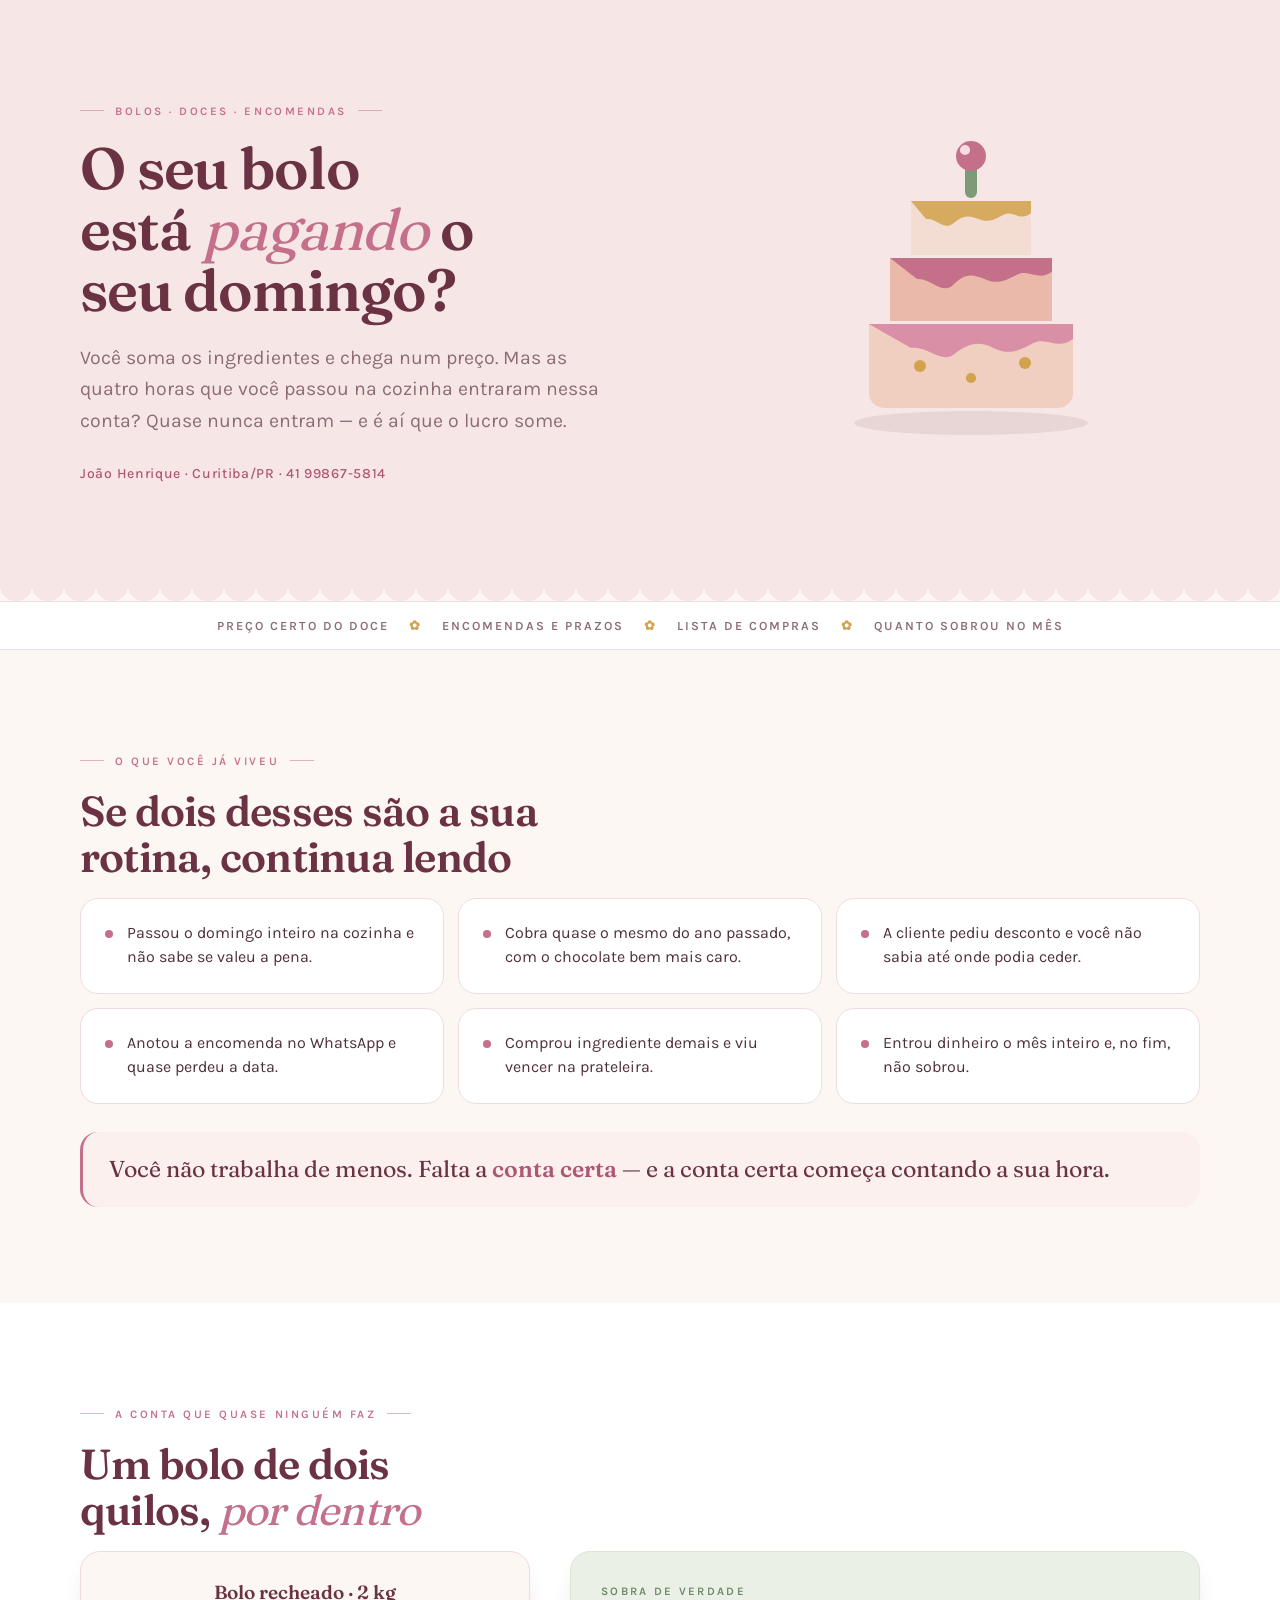
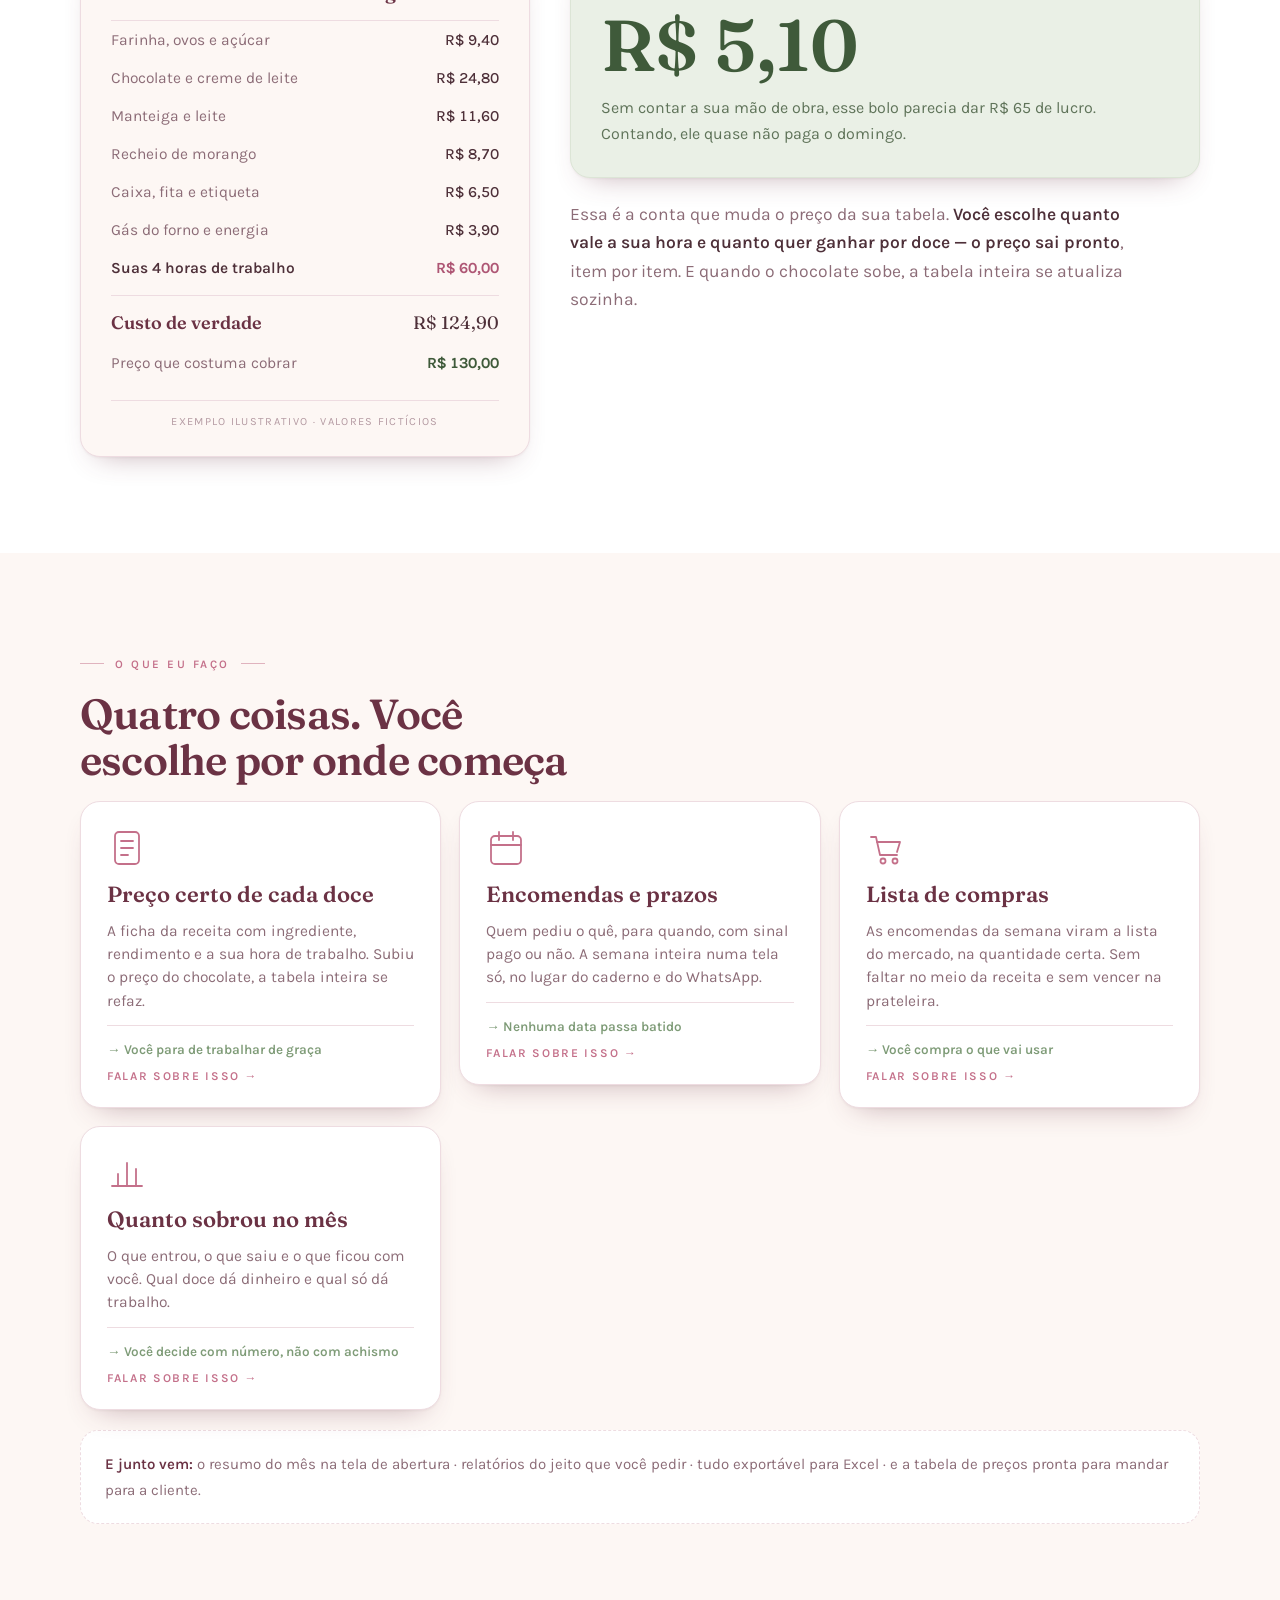
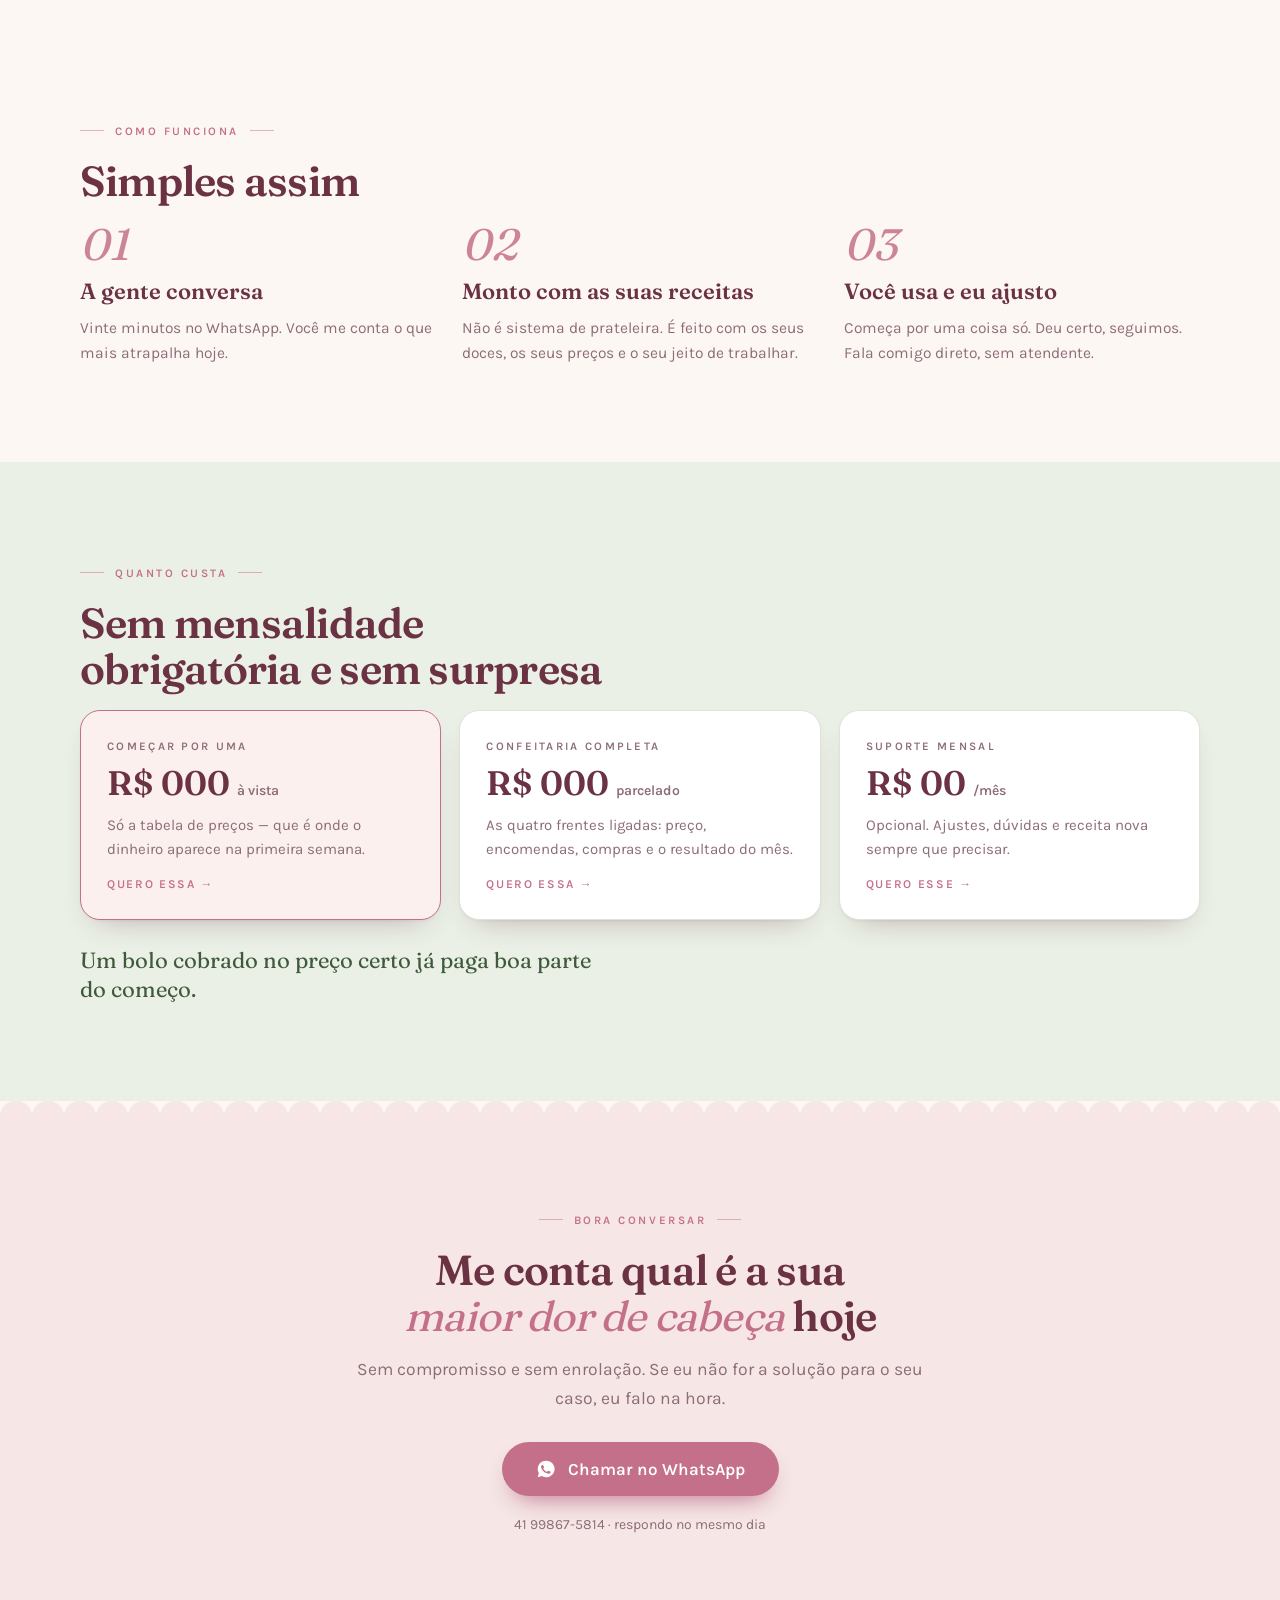
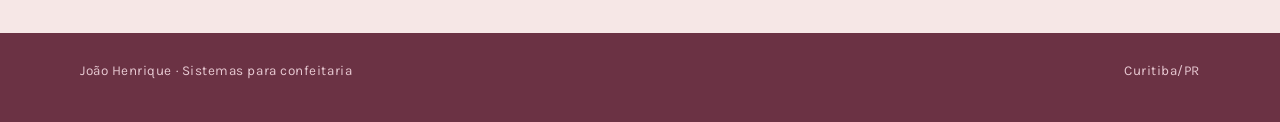
<file: confeitaria/index.html>
<!doctype html>
<html lang="pt-BR">
<head>
<meta charset="utf-8">
<meta name="viewport" content="width=device-width,initial-scale=1">
<meta name="description" content="Preço certo de cada doce contando a sua hora de trabalho, encomendas e prazos, lista de compras e o resultado do mês. Para confeiteira e boleira. Curitiba/PR.">
<meta name="author" content="João Henrique">
<meta name="theme-color" content="#F6E7E6">
<meta property="og:type" content="website">
<meta property="og:locale" content="pt_BR">
<meta property="og:title" content="O seu bolo está pagando o seu domingo?">
<meta property="og:description" content="Preço certo de cada doce contando a sua hora de trabalho, encomendas e prazos, lista de compras e o resultado do mês. Para confeiteira e boleira. Curitiba/PR.">
<style>*{box-sizing:border-box}body{margin:0}img{max-width:100%}</style>
</head>
<body>
<title>O Preço do Seu Bolo</title>

<style>
@font-face{font-family:'Fraunces';font-weight:400;font-style:normal;font-display:swap;src:url([data-uri]) format('woff2')}
@font-face{font-family:'Fraunces';font-weight:600;font-style:normal;font-display:swap;src:url([data-uri]) format('woff2')}
@font-face{font-family:'Fraunces';font-weight:700;font-style:normal;font-display:swap;src:url([data-uri]) format('woff2')}
@font-face{font-family:'Karla';font-weight:400;font-style:normal;font-display:swap;src:url([data-uri]) format('woff2')}
@font-face{font-family:'Karla';font-weight:500;font-style:normal;font-display:swap;src:url([data-uri]) format('woff2')}
@font-face{font-family:'Karla';font-weight:600;font-style:normal;font-display:swap;src:url([data-uri]) format('woff2')}
@font-face{font-family:'Karla';font-weight:700;font-style:normal;font-display:swap;src:url([data-uri]) format('woff2')}

:root{
  --fundo:#FDF7F4;
  --rosa-po:#F6E7E6;
  --rosa-po-2:#FBF0EE;
  --salvia-clara:#EAF0E6;
  --rosa:#C4708A;
  --rosa-forte:#AE5674;
  --vinho:#6B3244;
  --salvia:#7E9B77;
  --salvia-escura:#3F5A3A;
  --dourado:#D2A24C;
  --tx:#4E3039;
  --tx2:#8C6C77;
  --branco:#FFFFFF;
  --fio:#EEDCE1;
  --fio-verde:#DCE5D6;
  --disp:"Fraunces",Georgia,"Times New Roman",serif;
  --ui:"Karla",-apple-system,BlinkMacSystemFont,"Segoe UI",sans-serif;
  --sombra:0 1px 2px rgba(107,50,68,.05), 0 14px 30px -18px rgba(107,50,68,.45);
  --sombra-alta:0 2px 6px rgba(107,50,68,.07), 0 26px 44px -22px rgba(107,50,68,.6);
  --sombra-press:0 1px 1px rgba(107,50,68,.06), 0 4px 10px -8px rgba(107,50,68,.5);
  --pad:clamp(22px,5vw,72px);
  --maxw:1120px;
}

*{box-sizing:border-box}

body{
  margin:0;
  background:var(--fundo);
  color:var(--tx);
  font-family:var(--ui);
  -webkit-font-smoothing:antialiased;
  overflow-x:hidden;
}

section,header,footer{
  padding-left:var(--pad);
  padding-right:var(--pad);
  padding-top:clamp(52px,7.5vw,96px);
  padding-bottom:clamp(52px,7.5vw,96px);
}
.dentro{max-width:var(--maxw);margin:0 auto}

/* ---------- tipos ---------- */

.selo{
  display:inline-flex;
  align-items:center;
  gap:11px;
  font-size:11.5px;
  letter-spacing:.22em;
  text-transform:uppercase;
  font-weight:600;
  color:var(--rosa);
  margin-bottom:20px;
}
.selo::before,.selo::after{content:"";width:24px;height:1px;background:var(--rosa);opacity:.5}
.selo.so-dir::before{display:none}

h1{
  font-family:var(--disp);
  font-weight:600;
  font-size:clamp(34px,5.6vw,58px);
  line-height:1.06;
  letter-spacing:-.02em;
  color:var(--vinho);
  margin:0;
  max-width:15ch;
  text-wrap:balance;
}
h2{
  font-family:var(--disp);
  font-weight:600;
  font-size:clamp(27px,3.8vw,42px);
  line-height:1.1;
  letter-spacing:-.018em;
  color:var(--vinho);
  margin:0 0 18px;
  max-width:20ch;
  text-wrap:balance;
}
h3{font-family:var(--disp);font-size:22px;font-weight:600;color:var(--vinho);margin:0}
em{font-style:italic;font-weight:400;color:var(--rosa)}
p{margin:0;font-size:clamp(16px,1.7vw,17.5px);line-height:1.62;color:var(--tx2);max-width:58ch}
p.g{font-size:clamp(17px,2vw,19.5px)}
p strong{color:var(--tx);font-weight:600}

/* ---------- topo ---------- */

.topo{
  position:relative;
  background:var(--rosa-po);
  padding-bottom:clamp(58px,8vw,100px);
}
.topo::after{
  content:"";
  position:absolute;
  left:0;right:0;bottom:-16px;
  height:16px;
  background:radial-gradient(circle at 16px 0, var(--rosa-po) 16px, transparent 16.5px) 0 0/32px 16px repeat-x;
}
.topo .dentro{display:grid;grid-template-columns:1fr;gap:30px;align-items:center}
@media(min-width:900px){.topo .dentro{grid-template-columns:1.15fr .85fr;gap:44px}}
.topo .g{margin-top:20px;max-width:44ch}
.assina{margin-top:26px;font-size:14px;letter-spacing:.05em;color:var(--rosa-forte);font-weight:500}
.bolo{width:100%;max-width:min(330px,66vw);justify-self:center;display:block}

/* ---------- fita ---------- */

.fita{
  background:var(--branco);
  border-top:1px solid var(--fio);
  border-bottom:1px solid var(--fio);
  padding:16px var(--pad);
  margin-top:16px;
  display:flex;
  flex-wrap:wrap;
  justify-content:center;
  align-items:center;
  gap:10px 20px;
  font-size:12.5px;
  letter-spacing:.16em;
  text-transform:uppercase;
  font-weight:600;
  color:var(--tx2);
}
.fita i{font-style:normal;color:var(--dourado)}

/* ---------- dores ---------- */

.dores{
  display:grid;
  grid-template-columns:repeat(auto-fit,minmax(290px,1fr));
  gap:14px;
  align-items:start;
}
.dor{
  background:var(--branco);
  border:1px solid var(--fio);
  border-radius:18px;
  padding:22px 24px 24px;
  display:flex;
  gap:14px;
  align-items:flex-start;
}
.dor .p{
  width:8px;height:8px;border-radius:50%;
  background:var(--rosa);flex:none;margin-top:9px;
}
.dor p{font-size:16px;line-height:1.5;color:var(--tx)}
.dores-fecho{
  margin-top:28px;
  padding:22px 26px;
  background:var(--rosa-po-2);
  border-radius:18px;
  border-left:3px solid var(--rosa);
  font-family:var(--disp);
  font-size:clamp(18px,2.3vw,23px);
  line-height:1.35;
  color:var(--vinho);
  max-width:none;
}
.dores-fecho b{font-weight:600;color:var(--rosa-forte)}

/* ---------- a conta ---------- */

.conta-sec{background:var(--branco)}
.conta-grid{display:grid;grid-template-columns:1fr;gap:24px;align-items:start;margin-top:8px}
@media(min-width:880px){.conta-grid{grid-template-columns:minmax(0,450px) 1fr;gap:40px}}

.ficha{
  background:var(--fundo);
  border:1px solid var(--fio);
  border-radius:20px;
  padding:28px clamp(20px,3vw,30px);
  box-shadow:var(--sombra);
}
.ficha .cab{
  font-family:var(--disp);
  font-size:19px;
  font-weight:600;
  color:var(--vinho);
  text-align:center;
  padding-bottom:16px;
  border-bottom:1px solid var(--fio);
}
.l{
  display:flex;justify-content:space-between;gap:16px;
  padding-top:10px;padding-bottom:10px;
  font-size:15.5px;color:var(--tx2);
}
.l span:last-child{font-variant-numeric:tabular-nums;white-space:nowrap;color:var(--tx);font-weight:500}
.l.hora{color:var(--tx);font-weight:600}
.l.hora span:last-child{color:var(--rosa-forte);font-weight:700}
.l.total{
  border-top:1px solid var(--fio);
  margin-top:8px;padding-top:15px;
  font-family:var(--disp);font-size:18px;font-weight:600;color:var(--vinho);
}
.l.venda span:last-child{color:var(--salvia-escura);font-weight:700}
.ressalva{
  margin-top:18px;padding-top:14px;border-top:1px solid var(--fio);
  font-size:11px;letter-spacing:.12em;text-transform:uppercase;color:#B49AA2;text-align:center;
}

.sobra{
  background:var(--salvia-clara);
  border:1px solid var(--fio-verde);
  border-radius:20px;
  padding:28px 30px 30px;
  margin-bottom:22px;
  box-shadow:var(--sombra);
}
.sobra .k{font-size:11.5px;letter-spacing:.2em;text-transform:uppercase;color:#6C8566;font-weight:600}
.sobra .v{
  font-family:var(--disp);font-weight:600;
  font-size:clamp(46px,8vw,72px);line-height:1;color:var(--salvia-escura);
  margin-top:10px;font-variant-numeric:tabular-nums;
}
.sobra p{color:#5F7359;margin-top:14px;font-size:16px}

/* ---------- cartões clicáveis ---------- */

.itens{display:grid;grid-template-columns:repeat(auto-fit,minmax(270px,1fr));gap:18px;align-items:start}
.item{
  background:var(--branco);
  border:1px solid var(--fio);
  border-radius:20px;
  box-shadow:var(--sombra);
  padding:26px 26px 24px;
  display:flex;flex-direction:column;gap:12px;
  text-decoration:none;
  transition:transform .22s cubic-bezier(.2,.7,.2,1), box-shadow .22s ease, border-color .22s ease;
}
.item:hover{transform:translateY(-5px);box-shadow:var(--sombra-alta);border-color:#E4C6CE}
.item:active{
  transform:translateY(3px) scale(.988);
  box-shadow:var(--sombra-press);
  border-color:var(--rosa);
  transition-duration:.09s;
}
.item .ico{width:40px;height:40px;display:block;color:var(--rosa)}
.item p{font-size:15.5px;line-height:1.5}
.item .ganho{
  margin-top:auto;padding-top:16px;border-top:1px solid var(--fio);
  font-size:13.5px;font-weight:600;color:var(--salvia);
}
.item .chama{font-size:12px;letter-spacing:.14em;text-transform:uppercase;color:var(--rosa);font-weight:600}

.extras{
  margin-top:20px;
  padding:20px 24px;
  border:1px dashed var(--fio);
  border-radius:18px;
  font-size:15px;
  line-height:1.75;
  color:var(--tx2);
  background:var(--branco);
}
.extras b{color:var(--vinho);font-weight:600}

/* ---------- passos ---------- */

.passos{display:grid;grid-template-columns:repeat(auto-fit,minmax(230px,1fr));gap:26px;align-items:start}
.passo{display:flex;flex-direction:column;gap:11px}
.passo .n{
  font-family:var(--disp);font-size:44px;font-weight:400;font-style:italic;
  line-height:1;color:var(--rosa);opacity:.85;
}
.passo p{font-size:15.5px}

/* ---------- preço ---------- */

.preco-sec{background:var(--salvia-clara)}
.precos{display:grid;grid-template-columns:repeat(auto-fit,minmax(250px,1fr));gap:18px;align-items:start}
.preco{
  background:var(--branco);
  border:1px solid var(--fio-verde);
  border-radius:20px;
  box-shadow:var(--sombra);
  padding:28px 26px;
  display:flex;flex-direction:column;gap:9px;
  text-decoration:none;color:inherit;
  transition:transform .22s cubic-bezier(.2,.7,.2,1), box-shadow .22s ease, border-color .22s ease;
}
.preco:hover{transform:translateY(-5px);box-shadow:var(--sombra-alta);border-color:var(--rosa)}
.preco:active{
  transform:translateY(3px) scale(.988);
  box-shadow:var(--sombra-press);
  transition-duration:.09s;
}
.preco.destaque{border-color:var(--rosa);border-width:1.5px;background:var(--rosa-po-2)}
.preco .nm{font-size:11.5px;letter-spacing:.2em;text-transform:uppercase;color:var(--tx2);font-weight:600}
.preco .vl{font-family:var(--disp);font-size:34px;font-weight:600;color:var(--vinho);font-variant-numeric:tabular-nums}
.preco .vl small{font-family:var(--ui);font-size:14px;font-weight:600;color:var(--tx2)}
.preco p{font-size:15px}
.preco .chama{margin-top:6px;font-size:12px;letter-spacing:.14em;text-transform:uppercase;color:var(--rosa);font-weight:600}
.nota-preco{
  margin-top:26px;
  font-family:var(--disp);
  font-size:clamp(18px,2.2vw,22px);
  line-height:1.35;
  color:var(--salvia-escura);
  max-width:38ch;
}

/* ---------- cta ---------- */

.cta{
  position:relative;
  background:var(--rosa-po);
  text-align:center;
  margin-top:16px;
}
.cta::before{
  content:"";
  position:absolute;
  left:0;right:0;top:-16px;
  height:16px;
  background:radial-gradient(circle at 16px 16px, var(--rosa-po) 16px, transparent 16.5px) 0 0/32px 16px repeat-x;
}
.cta .dentro{display:flex;flex-direction:column;align-items:center}
.cta h2{max-width:18ch;margin-bottom:16px}
.cta p{text-align:center}
.botao{
  display:inline-flex;align-items:center;gap:12px;
  margin-top:30px;
  background:var(--rosa);color:#fff;
  font-family:var(--ui);font-weight:600;font-size:17px;
  padding:17px 34px;border-radius:100px;text-decoration:none;
  box-shadow:0 12px 26px -12px rgba(174,86,116,.9);
  transition:transform .2s ease, box-shadow .2s ease, background .2s ease;
}
.botao:hover{transform:translateY(-2px);background:var(--rosa-forte);box-shadow:0 18px 32px -14px rgba(174,86,116,1)}
.botao:active{
  transform:translateY(3px) scale(.985);
  box-shadow:0 3px 8px -6px rgba(174,86,116,.9);
  transition-duration:.09s;
}
.botao svg{width:20px;height:20px;flex:none;fill:currentColor}
.zap{margin-top:18px;font-size:14px;color:var(--tx2)}
a:focus-visible{outline:2px solid var(--rosa);outline-offset:4px;border-radius:6px}

.rodape{
  background:var(--vinho);
  color:#E7C9D2;
  padding-top:30px;padding-bottom:44px;
  font-size:13.5px;
  letter-spacing:.04em;
}
.rodape .dentro{display:flex;flex-wrap:wrap;gap:8px 26px;justify-content:space-between}

@media (prefers-reduced-motion:reduce){
  *{transition:none!important;animation:none!important}
  .item:hover,.preco:hover,.botao:hover{transform:none}
  .item:active,.preco:active,.botao:active{transform:none;box-shadow:var(--sombra-press)}
}
</style>

<header class="topo">
  <div class="dentro">
    <div>
      <span class="selo">Bolos · doces · encomendas</span>
      <h1>O seu bolo está <em>pagando</em> o seu domingo?</h1>
      <p class="g">Você soma os ingredientes e chega num preço. Mas as quatro horas que você passou na cozinha entraram nessa conta? Quase nunca entram — e é aí que o lucro some.</p>
      <p class="assina">João Henrique · Curitiba/PR · 41 99867-5814</p>
    </div>

    <svg class="bolo" viewBox="0 0 220 220" role="img" aria-label="Ilustração de um bolo de três andares com cobertura e cereja">
      <ellipse cx="110" cy="198" rx="78" ry="8" fill="#6B3244" opacity=".10"/>
      <path d="M42 132h136v46a10 10 0 0 1-10 10H52a10 10 0 0 1-10-10z" fill="#F0CFC0"/>
      <path d="M42 132h136v10c-10 8-18-2-27 3s-16 8-26 3-17-3-26 4-18-6-29-4z" fill="#D98FA6"/>
      <path d="M56 88h108v42H56z" fill="#EAB9A9"/>
      <path d="M56 88h108v9c-9 7-15-2-23 2s-13 7-22 3-14-3-21 4-15-5-24-4z" fill="#C4708A"/>
      <path d="M70 50h80v36H70z" fill="#F3DCD2"/>
      <path d="M70 50h80v8c-7 6-12-2-18 1s-10 6-17 3-11-2-17 3-11-4-18-3z" fill="#D2A24C" opacity=".85"/>
      <rect x="106" y="24" width="8" height="24" rx="4" fill="#7E9B77"/>
      <circle cx="110" cy="20" r="10" fill="#C4708A"/>
      <circle cx="106" cy="16" r="3.4" fill="#F7DCE3"/>
      <g fill="#D2A24C"><circle cx="76" cy="160" r="4"/><circle cx="110" cy="168" r="3.4"/><circle cx="146" cy="158" r="4"/></g>
    </svg>
  </div>
</header>

<div class="fita">
  <span>Preço certo do doce</span><i>✿</i>
  <span>Encomendas e prazos</span><i>✿</i>
  <span>Lista de compras</span><i>✿</i>
  <span>Quanto sobrou no mês</span>
</div>

<section>
  <div class="dentro">
    <span class="selo">O que você já viveu</span>
    <h2>Se dois desses são a sua rotina, continua lendo</h2>

    <div class="dores">
      <div class="dor"><span class="p"></span><p>Passou o domingo inteiro na cozinha e não sabe se valeu a pena.</p></div>
      <div class="dor"><span class="p"></span><p>Cobra quase o mesmo do ano passado, com o chocolate bem mais caro.</p></div>
      <div class="dor"><span class="p"></span><p>A cliente pediu desconto e você não sabia até onde podia ceder.</p></div>
      <div class="dor"><span class="p"></span><p>Anotou a encomenda no WhatsApp e quase perdeu a data.</p></div>
      <div class="dor"><span class="p"></span><p>Comprou ingrediente demais e viu vencer na prateleira.</p></div>
      <div class="dor"><span class="p"></span><p>Entrou dinheiro o mês inteiro e, no fim, não sobrou.</p></div>
    </div>

    <p class="dores-fecho">Você não trabalha de menos. Falta a <b>conta certa</b> — e a conta certa começa contando a sua hora.</p>
  </div>
</section>

<section class="conta-sec">
  <div class="dentro">
    <span class="selo">A conta que quase ninguém faz</span>
    <h2>Um bolo de dois quilos, <em>por dentro</em></h2>

    <div class="conta-grid">
      <div class="ficha">
        <div class="cab">Bolo recheado · 2 kg</div>
        <div class="l"><span>Farinha, ovos e açúcar</span><span>R$ 9,40</span></div>
        <div class="l"><span>Chocolate e creme de leite</span><span>R$ 24,80</span></div>
        <div class="l"><span>Manteiga e leite</span><span>R$ 11,60</span></div>
        <div class="l"><span>Recheio de morango</span><span>R$ 8,70</span></div>
        <div class="l"><span>Caixa, fita e etiqueta</span><span>R$ 6,50</span></div>
        <div class="l"><span>Gás do forno e energia</span><span>R$ 3,90</span></div>
        <div class="l hora"><span>Suas 4 horas de trabalho</span><span>R$ 60,00</span></div>
        <div class="l total"><span>Custo de verdade</span><span>R$ 124,90</span></div>
        <div class="l venda"><span>Preço que costuma cobrar</span><span>R$ 130,00</span></div>
        <div class="ressalva">Exemplo ilustrativo · valores fictícios</div>
      </div>

      <div>
        <div class="sobra">
          <span class="k">Sobra de verdade</span>
          <div class="v">R$ 5,10</div>
          <p>Sem contar a sua mão de obra, esse bolo parecia dar R$ 65 de lucro. Contando, ele quase não paga o domingo.</p>
        </div>
        <p>Essa é a conta que muda o preço da sua tabela. <strong>Você escolhe quanto vale a sua hora e quanto quer ganhar por doce — o preço sai pronto</strong>, item por item. E quando o chocolate sobe, a tabela inteira se atualiza sozinha.</p>
      </div>
    </div>
  </div>
</section>

<section>
  <div class="dentro">
    <span class="selo">O que eu faço</span>
    <h2>Quatro coisas. Você escolhe por onde começa</h2>

    <div class="itens">
      <a class="item" href="https://wa.me/5541998675814?text=Oi%20Jo%C3%A3o%2C%20queria%20acertar%20o%20pre%C3%A7o%20dos%20meus%20doces" target="_blank" rel="noopener">
        <svg class="ico" viewBox="0 0 40 40" fill="none" stroke="currentColor" stroke-width="1.8" stroke-linecap="round" stroke-linejoin="round" aria-hidden="true">
          <rect x="8" y="4" width="24" height="32" rx="4"/><path d="M14 13h12M14 20h12M14 27h7"/>
        </svg>
        <h3>Preço certo de cada doce</h3>
        <p>A ficha da receita com ingrediente, rendimento e a sua hora de trabalho. Subiu o preço do chocolate, a tabela inteira se refaz.</p>
        <span class="ganho">→ Você para de trabalhar de graça</span>
        <span class="chama">Falar sobre isso →</span>
      </a>

      <a class="item" href="https://wa.me/5541998675814?text=Oi%20Jo%C3%A3o%2C%20queria%20organizar%20minhas%20encomendas%20e%20prazos" target="_blank" rel="noopener">
        <svg class="ico" viewBox="0 0 40 40" fill="none" stroke="currentColor" stroke-width="1.8" stroke-linecap="round" stroke-linejoin="round" aria-hidden="true">
          <rect x="5" y="8" width="30" height="28" rx="4"/><path d="M5 17h30M13 4v8M27 4v8"/>
        </svg>
        <h3>Encomendas e prazos</h3>
        <p>Quem pediu o quê, para quando, com sinal pago ou não. A semana inteira numa tela só, no lugar do caderno e do WhatsApp.</p>
        <span class="ganho">→ Nenhuma data passa batido</span>
        <span class="chama">Falar sobre isso →</span>
      </a>

      <a class="item" href="https://wa.me/5541998675814?text=Oi%20Jo%C3%A3o%2C%20queria%20organizar%20a%20lista%20de%20compras%20e%20o%20estoque" target="_blank" rel="noopener">
        <svg class="ico" viewBox="0 0 40 40" fill="none" stroke="currentColor" stroke-width="1.8" stroke-linecap="round" stroke-linejoin="round" aria-hidden="true">
          <path d="M5 9h5l4 18h17"/><path d="M11 14h23l-3 10"/><circle cx="17" cy="33" r="2.5"/><circle cx="29" cy="33" r="2.5"/>
        </svg>
        <h3>Lista de compras</h3>
        <p>As encomendas da semana viram a lista do mercado, na quantidade certa. Sem faltar no meio da receita e sem vencer na prateleira.</p>
        <span class="ganho">→ Você compra o que vai usar</span>
        <span class="chama">Falar sobre isso →</span>
      </a>

      <a class="item" href="https://wa.me/5541998675814?text=Oi%20Jo%C3%A3o%2C%20queria%20saber%20quanto%20sobra%20no%20meu%20m%C3%AAs" target="_blank" rel="noopener">
        <svg class="ico" viewBox="0 0 40 40" fill="none" stroke="currentColor" stroke-width="1.8" stroke-linecap="round" stroke-linejoin="round" aria-hidden="true">
          <path d="M5 33h30"/><path d="M11 33V21M20 33V10M29 33V16"/>
        </svg>
        <h3>Quanto sobrou no mês</h3>
        <p>O que entrou, o que saiu e o que ficou com você. Qual doce dá dinheiro e qual só dá trabalho.</p>
        <span class="ganho">→ Você decide com número, não com achismo</span>
        <span class="chama">Falar sobre isso →</span>
      </a>
    </div>

    <div class="extras">
      <b>E junto vem:</b> o resumo do mês na tela de abertura · relatórios do jeito que você pedir · tudo exportável para Excel · e a tabela de preços pronta para mandar para a cliente.
    </div>
  </div>
</section>

<section>
  <div class="dentro">
    <span class="selo">Como funciona</span>
    <h2>Simples assim</h2>
    <div class="passos">
      <div class="passo">
        <span class="n">01</span>
        <h3>A gente conversa</h3>
        <p>Vinte minutos no WhatsApp. Você me conta o que mais atrapalha hoje.</p>
      </div>
      <div class="passo">
        <span class="n">02</span>
        <h3>Monto com as suas receitas</h3>
        <p>Não é sistema de prateleira. É feito com os seus doces, os seus preços e o seu jeito de trabalhar.</p>
      </div>
      <div class="passo">
        <span class="n">03</span>
        <h3>Você usa e eu ajusto</h3>
        <p>Começa por uma coisa só. Deu certo, seguimos. Fala comigo direto, sem atendente.</p>
      </div>
    </div>
  </div>
</section>

<section class="preco-sec">
  <div class="dentro">
    <span class="selo">Quanto custa</span>
    <h2>Sem mensalidade obrigatória e sem surpresa</h2>

    <div class="precos">
      <a class="preco destaque" href="https://wa.me/5541998675814?text=Oi%20Jo%C3%A3o%2C%20queria%20come%C3%A7ar%20pela%20tabela%20de%20pre%C3%A7os%20dos%20meus%20doces" target="_blank" rel="noopener">
        <span class="nm">Começar por uma</span>
        <span class="vl">R$ 000 <small>à vista</small></span>
        <p>Só a tabela de preços — que é onde o dinheiro aparece na primeira semana.</p>
        <span class="chama">Quero essa →</span>
      </a>
      <a class="preco" href="https://wa.me/5541998675814?text=Oi%20Jo%C3%A3o%2C%20queria%20a%20confeitaria%20completa.%20Como%20funciona%3F" target="_blank" rel="noopener">
        <span class="nm">Confeitaria completa</span>
        <span class="vl">R$ 000 <small>parcelado</small></span>
        <p>As quatro frentes ligadas: preço, encomendas, compras e o resultado do mês.</p>
        <span class="chama">Quero essa →</span>
      </a>
      <a class="preco" href="https://wa.me/5541998675814?text=Oi%20Jo%C3%A3o%2C%20queria%20entender%20o%20suporte%20mensal" target="_blank" rel="noopener">
        <span class="nm">Suporte mensal</span>
        <span class="vl">R$ 00 <small>/mês</small></span>
        <p>Opcional. Ajustes, dúvidas e receita nova sempre que precisar.</p>
        <span class="chama">Quero esse →</span>
      </a>
    </div>

    <p class="nota-preco">Um bolo cobrado no preço certo já paga boa parte do começo.</p>
  </div>
</section>

<section class="cta">
  <div class="dentro">
    <span class="selo">Bora conversar</span>
    <h2>Me conta qual é a sua <em>maior dor de cabeça</em> hoje</h2>
    <p>Sem compromisso e sem enrolação. Se eu não for a solução para o seu caso, eu falo na hora.</p>
    <a class="botao" href="https://wa.me/5541998675814?text=Oi%20Jo%C3%A3o%2C%20vi%20sua%20p%C3%A1gina%20e%20queria%20acertar%20o%20pre%C3%A7o%20dos%20meus%20doces" target="_blank" rel="noopener">
      <svg viewBox="0 0 24 24" aria-hidden="true"><path d="M12 2a10 10 0 0 0-8.6 15l-1.3 4.8 4.9-1.3A10 10 0 1 0 12 2Zm5.6 14.2c-.2.7-1.2 1.3-1.9 1.4-.5.1-1.2.2-3.5-.7-2.9-1.2-4.8-4.2-5-4.4-.1-.2-1.1-1.5-1.1-2.8s.7-2 .9-2.2c.2-.3.5-.3.7-.3h.5c.2 0 .4 0 .6.5l.8 2c.1.2.1.4 0 .5l-.3.5-.4.4c-.1.1-.3.3-.1.6.2.3.8 1.3 1.7 2.1 1.2 1 2.1 1.4 2.4 1.5.3.1.4.1.6-.1l.9-1c.2-.2.4-.2.6-.1l2 .9c.2.1.4.2.4.3.1.2.1.7-.1 1.4Z"/></svg>
      Chamar no WhatsApp
    </a>
    <p class="zap">41 99867-5814 · respondo no mesmo dia</p>
  </div>
</section>

<footer class="rodape">
  <div class="dentro">
    <span>João Henrique · Sistemas para confeitaria</span>
    <span>Curitiba/PR</span>
  </div>
</footer>

</body>
</html>
</file>
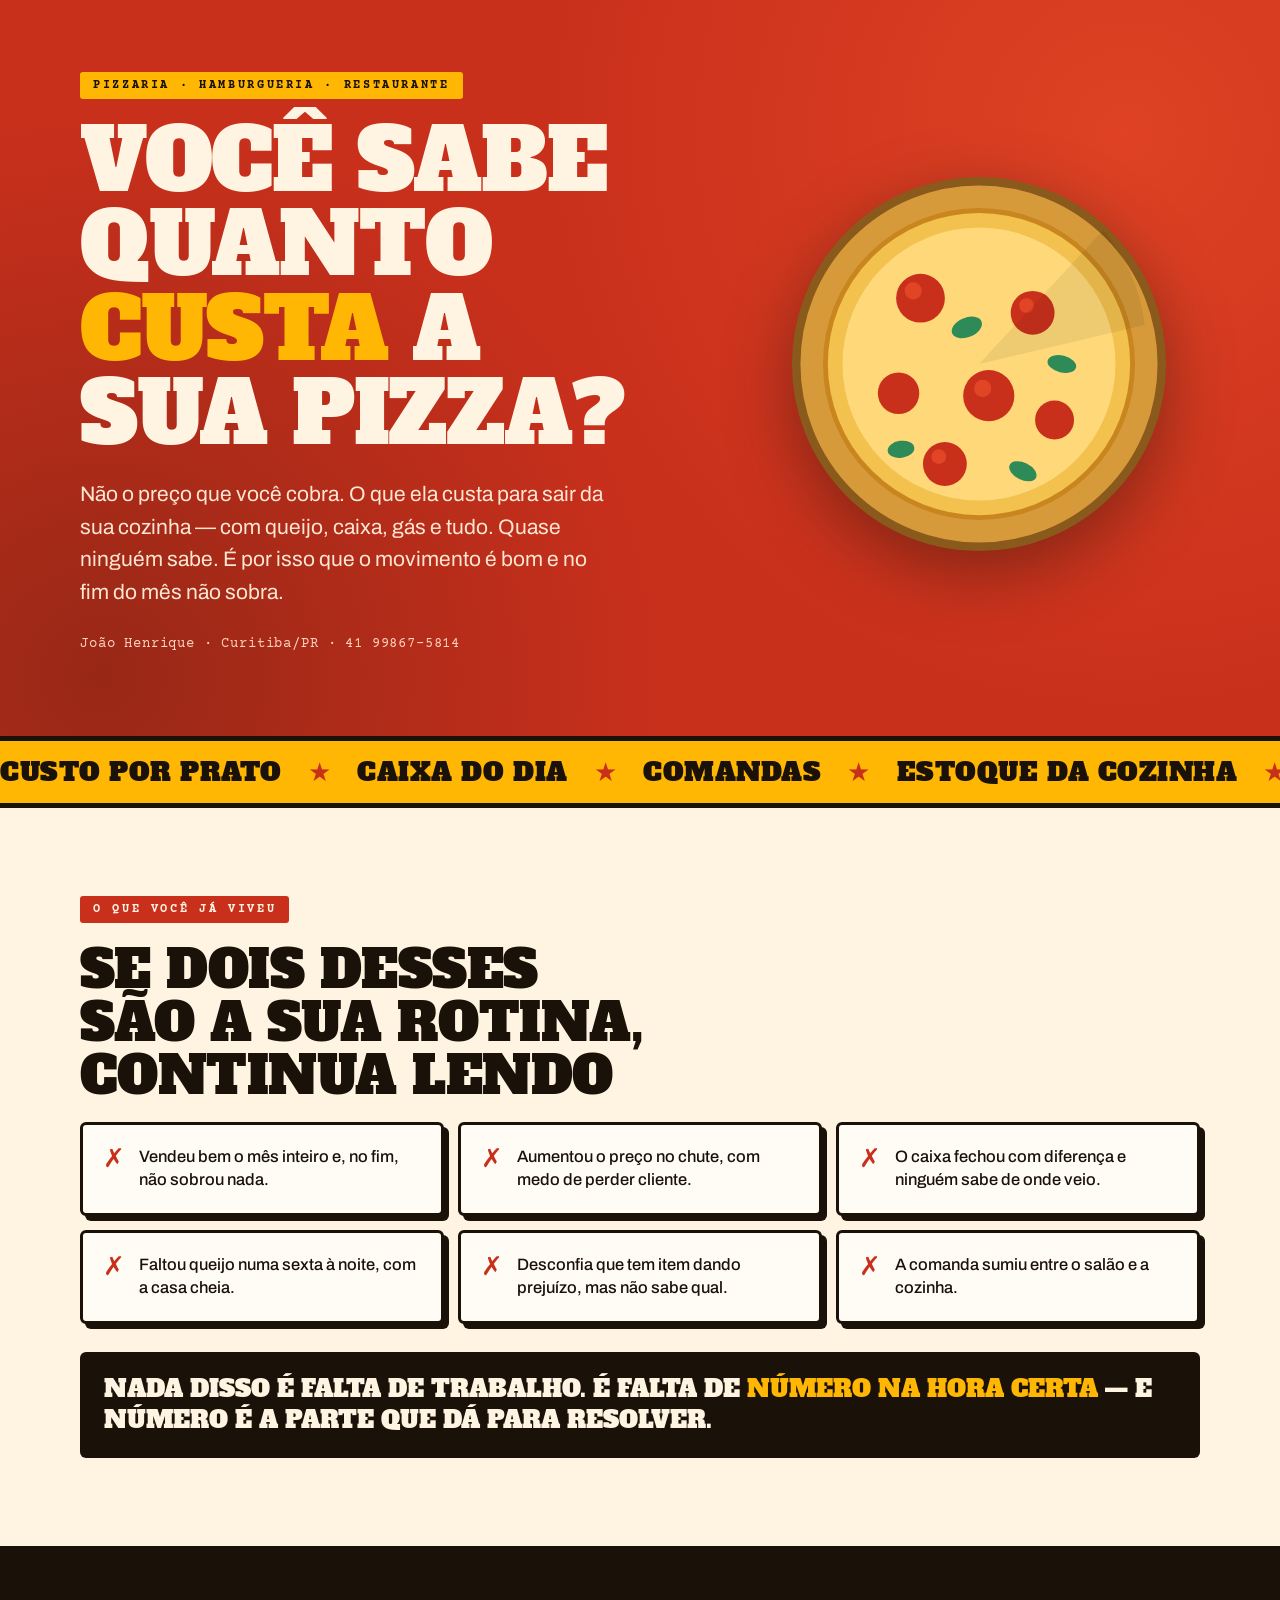
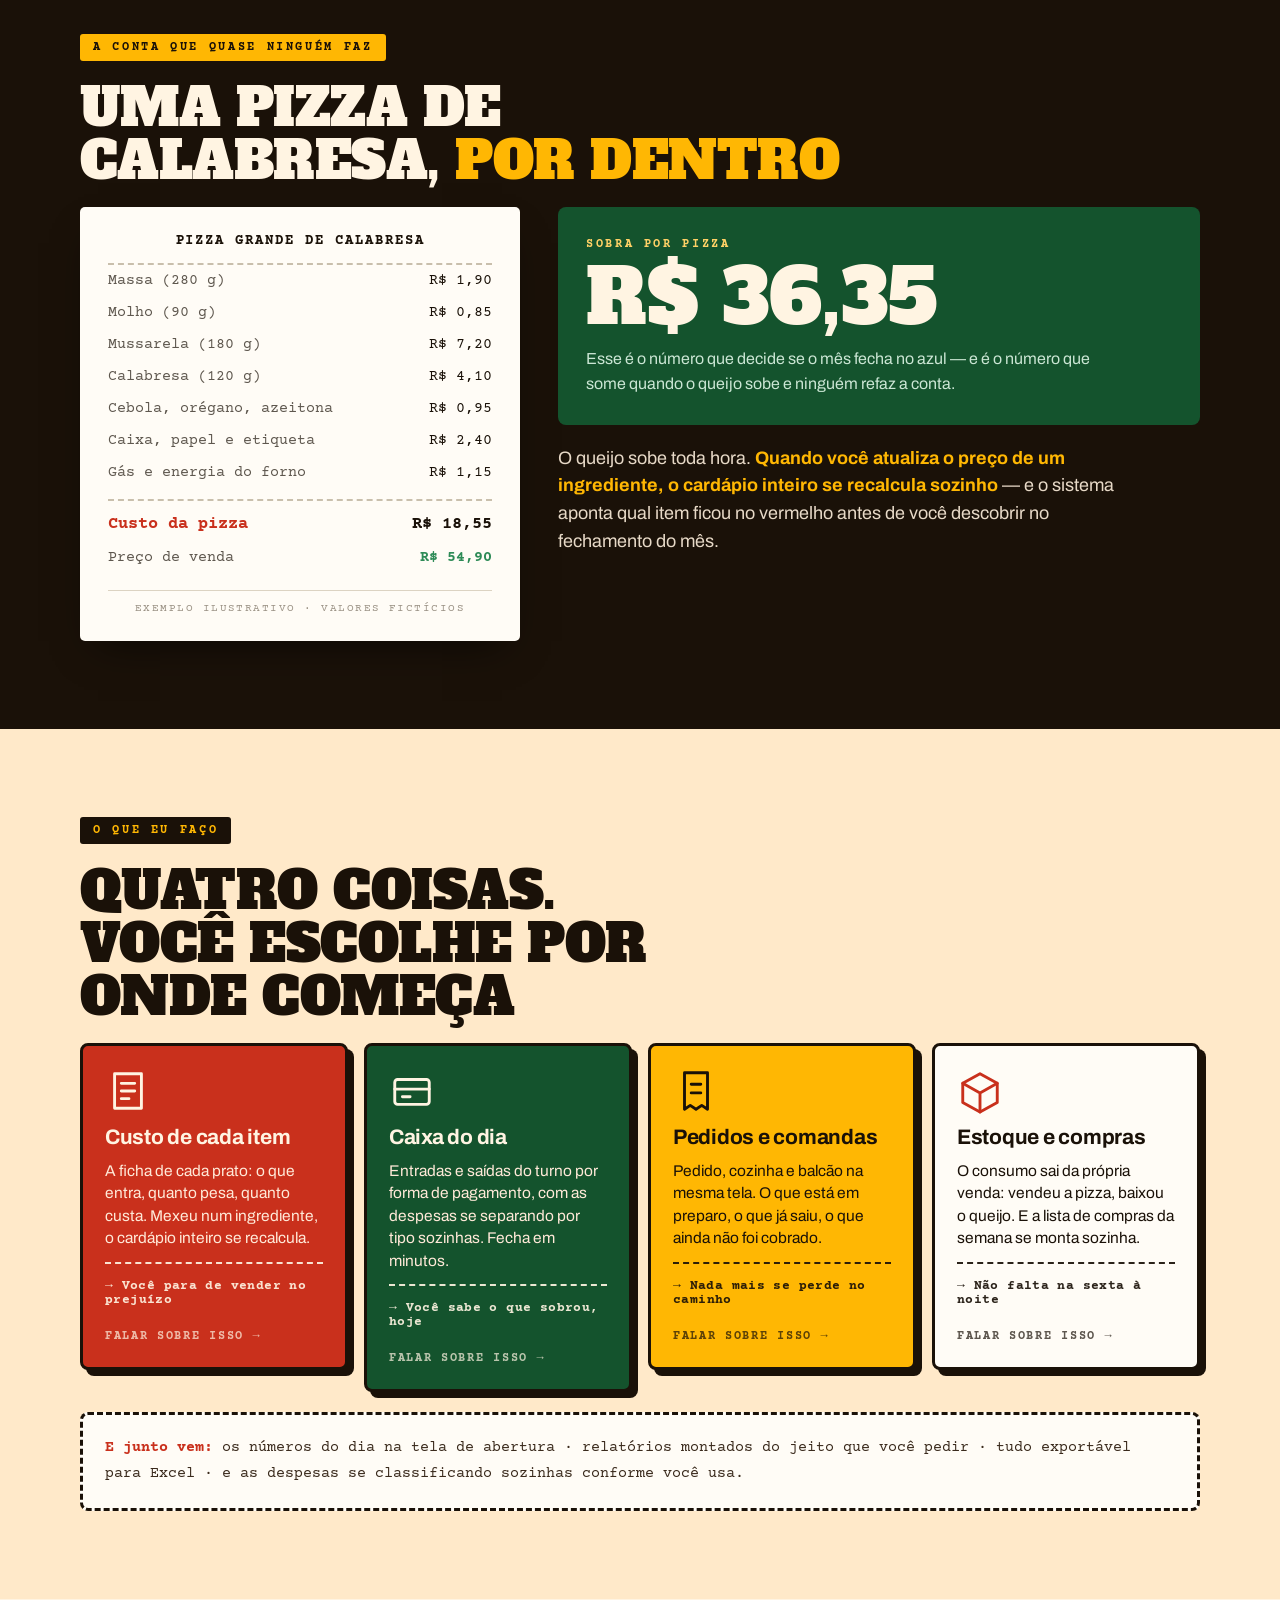
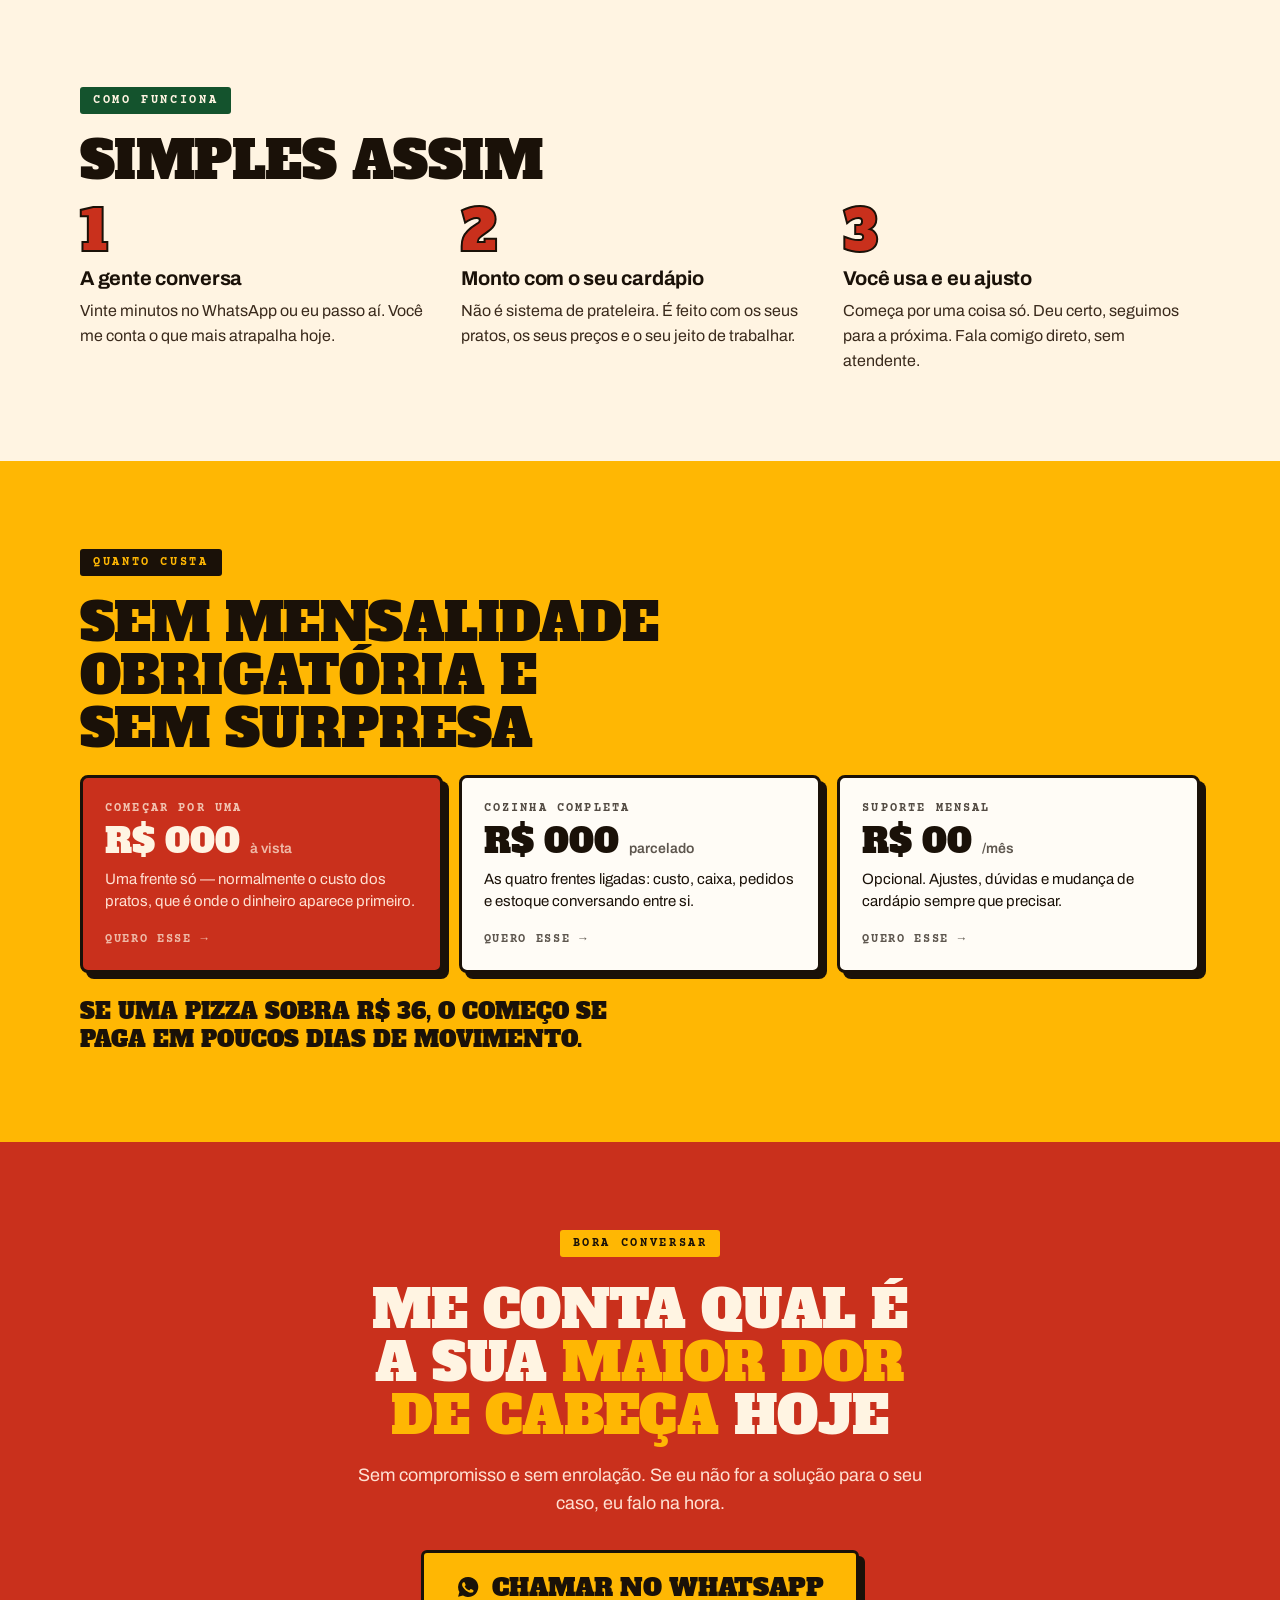
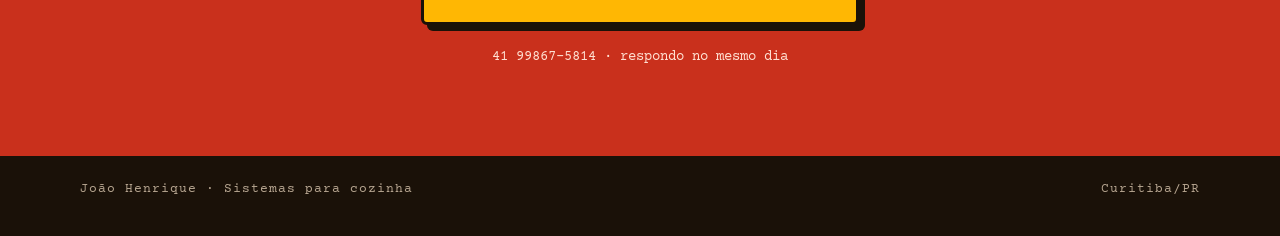
<file: cozinha/index.html>
<!doctype html>
<html lang="pt-BR">
<head>
<meta charset="utf-8">
<meta name="viewport" content="width=device-width,initial-scale=1">
<meta name="description" content="Custo por prato, caixa do dia, comandas e estoque para pizzaria, hamburgueria e restaurante. Curitiba/PR.">
<meta name="author" content="João Henrique">
<meta name="theme-color" content="#C9301C">
<meta property="og:type" content="website">
<meta property="og:locale" content="pt_BR">
<meta property="og:title" content="Você sabe quanto custa a sua pizza?">
<meta property="og:description" content="Custo por prato, caixa do dia, comandas e estoque para pizzaria, hamburgueria e restaurante. Curitiba/PR.">
<style>*{box-sizing:border-box}body{margin:0}img{max-width:100%}</style>
</head>
<body>
<title>A Conta da Cozinha</title>

<style>
@font-face{font-family:'Alfa Slab One';font-weight:400;font-style:normal;font-display:swap;src:url([data-uri]) format('woff2')}
@font-face{font-family:'Archivo';font-weight:400;font-style:normal;font-display:swap;src:url([data-uri]) format('woff2')}
@font-face{font-family:'Archivo';font-weight:500;font-style:normal;font-display:swap;src:url([data-uri]) format('woff2')}
@font-face{font-family:'Archivo';font-weight:600;font-style:normal;font-display:swap;src:url([data-uri]) format('woff2')}
@font-face{font-family:'Archivo';font-weight:700;font-style:normal;font-display:swap;src:url([data-uri]) format('woff2')}
@font-face{font-family:'Courier Prime';font-weight:400;font-style:normal;font-display:swap;src:url([data-uri]) format('woff2')}
@font-face{font-family:'Courier Prime';font-weight:700;font-style:normal;font-display:swap;src:url([data-uri]) format('woff2')}


:root{
  --tomate:#C9301C;
  --tomate-vivo:#F0512A;
  --mostarda:#FFB703;
  --mostarda-clara:#FFD166;
  --manjericao:#14532D;
  --manjericao-claro:#2E8B57;
  --creme:#FFF4E2;
  --creme-2:#FFE9C9;
  --carvao:#1A1108;
  --carvao-2:#3A2A1C;
  --papel:#FFFCF6;
  --slab:"Alfa Slab One",Georgia,serif;
  --sans:"Archivo",-apple-system,BlinkMacSystemFont,"Segoe UI",sans-serif;
  --cupom:"Courier Prime",ui-monospace,"Courier New",monospace;
  --pad:clamp(22px,5vw,72px);
  --maxw:1120px;
}

*{box-sizing:border-box}

body{
  margin:0;
  background:var(--creme);
  color:var(--carvao);
  font-family:var(--sans);
  -webkit-font-smoothing:antialiased;
  overflow-x:hidden;
}

.faixa-sec{
  padding-left:var(--pad);
  padding-right:var(--pad);
  padding-top:clamp(48px,7vw,88px);
  padding-bottom:clamp(48px,7vw,88px);
}
.dentro{max-width:var(--maxw);margin:0 auto}

/* ---------- tipos ---------- */

.et{
  display:inline-block;
  font-family:var(--cupom);
  font-weight:700;
  font-size:12px;
  letter-spacing:.22em;
  text-transform:uppercase;
  padding:7px 13px;
  border-radius:3px;
  margin-bottom:20px;
}

h1{
  font-family:var(--slab);
  font-weight:400;
  font-size:clamp(38px,8.2vw,86px);
  line-height:.98;
  letter-spacing:-.015em;
  margin:0;
  text-transform:uppercase;
  text-wrap:balance;
}
h2{
  font-family:var(--slab);
  font-weight:400;
  font-size:clamp(28px,5.2vw,52px);
  line-height:1.02;
  letter-spacing:-.01em;
  margin:0 0 20px;
  text-transform:uppercase;
  max-width:20ch;
  text-wrap:balance;
}
h3{font-size:20px;font-weight:700;letter-spacing:-.012em;margin:0}
p{margin:0;font-size:clamp(16px,1.7vw,18px);line-height:1.55;max-width:58ch}
p.g{font-size:clamp(17.5px,2.1vw,21px)}

/* ---------- hero ---------- */

.hero{
  background:var(--tomate);
  color:var(--creme);
  position:relative;
  overflow:hidden;
  padding-top:clamp(40px,6vw,72px);
  padding-bottom:clamp(48px,7vw,80px);
}
.hero::before{
  content:"";
  position:absolute;
  inset:0;
  background:
    radial-gradient(circle at 88% 18%, rgba(240,81,42,.55) 0%, transparent 46%),
    radial-gradient(circle at 8% 92%, rgba(26,17,8,.28) 0%, transparent 42%);
  pointer-events:none;
}
.hero .dentro{position:relative;display:grid;grid-template-columns:1fr;gap:34px;align-items:center}
@media(min-width:900px){.hero .dentro{grid-template-columns:1.18fr .82fr;gap:40px}}
.hero .et{background:var(--mostarda);color:var(--carvao)}
.hero h1{color:var(--creme)}
.hero h1 em{font-style:normal;color:var(--mostarda)}
.hero p.g{margin-top:22px;color:#FFE6D2;max-width:44ch}
.hero .quem{
  margin-top:26px;
  font-family:var(--cupom);
  font-size:14px;
  letter-spacing:.06em;
  color:#FFD2BE;
}
.pizza{width:100%;max-width:min(390px,62vw);justify-self:center;display:block;filter:drop-shadow(0 22px 34px rgba(26,17,8,.42))}

/* ---------- marquee ---------- */

.tarja{
  background:var(--mostarda);
  color:var(--carvao);
  border-top:5px solid var(--carvao);
  border-bottom:5px solid var(--carvao);
  padding-top:13px;
  padding-bottom:13px;
  overflow:hidden;
}
.trilho{
  display:flex;
  width:max-content;
  animation:desliza 32s linear infinite;
  will-change:transform;
}
.tarja:hover .trilho{animation-play-state:paused}
@keyframes desliza{from{transform:translateX(0)}to{transform:translateX(-50%)}}
.lote{
  display:flex;
  flex:none;
  align-items:center;
  gap:26px;
  padding-right:26px;
  white-space:nowrap;
  font-family:var(--slab);
  font-size:clamp(16px,2.4vw,26px);
  text-transform:uppercase;
  letter-spacing:.02em;
}
.lote .pt{color:var(--tomate)}

/* ---------- dores ---------- */

.dores-sec{background:var(--creme)}
.dores-sec .et{background:var(--tomate);color:var(--creme)}
.dores{
  display:grid;
  grid-template-columns:repeat(auto-fit,minmax(300px,1fr));
  gap:14px;
  margin-top:8px;
}
.dor{
  background:var(--papel);
  border:3px solid var(--carvao);
  border-radius:6px;
  box-shadow:5px 5px 0 var(--carvao);
  padding:20px 20px 22px;
  display:flex;
  gap:14px;
  align-items:flex-start;
}
.dor .x{
  font-family:var(--slab);
  font-size:26px;
  line-height:1;
  color:var(--tomate);
  flex:none;
}
.dor p{font-size:16.5px;font-weight:500;line-height:1.4;color:var(--carvao)}
.dores-fecho{
  margin-top:28px;
  background:var(--carvao);
  color:var(--creme);
  border-radius:6px;
  padding:22px 24px;
  font-family:var(--slab);
  font-size:clamp(18px,2.4vw,24px);
  line-height:1.28;
  text-transform:uppercase;
  max-width:none;
}
.dores-fecho b{color:var(--mostarda);font-weight:400}

/* ---------- a conta ---------- */

.conta-sec{background:var(--carvao);color:var(--creme)}
.conta-sec .et{background:var(--mostarda);color:var(--carvao)}
.conta-sec h2{color:var(--creme)}
.conta-sec h2 em{font-style:normal;color:var(--mostarda)}
.conta-grid{
  display:grid;
  grid-template-columns:1fr;
  gap:26px;
  align-items:start;
  margin-top:10px;
}
@media(min-width:880px){.conta-grid{grid-template-columns:minmax(0,440px) 1fr;gap:38px}}

.recibo{
  background:var(--papel);
  color:var(--carvao);
  border-radius:5px;
  padding:26px clamp(18px,3vw,28px);
  font-family:var(--cupom);
  box-shadow:0 18px 40px -18px rgba(0,0,0,.7);
}
.recibo .cab{
  text-align:center;
  font-weight:700;
  font-size:14px;
  letter-spacing:.14em;
  text-transform:uppercase;
  padding-bottom:14px;
  border-bottom:2px dashed #C9BFAC;
}
.r{display:flex;justify-content:space-between;gap:16px;padding-top:8px;padding-bottom:8px;font-size:14.5px;color:#5E574E}
.r span:last-child{font-variant-numeric:tabular-nums;white-space:nowrap;color:var(--carvao)}
.r.total{border-top:2px dashed #C9BFAC;margin-top:10px;padding-top:14px;font-weight:700;font-size:17px;color:var(--tomate)}
.r.venda span:last-child{color:var(--manjericao-claro);font-weight:700}
.ressalva{
  margin-top:16px;padding-top:12px;border-top:1px solid #DCD3C2;
  font-size:10.5px;letter-spacing:.14em;text-transform:uppercase;color:#9A9184;text-align:center;
}

.sobra{
  background:var(--manjericao);
  border-radius:8px;
  padding:26px 28px 28px;
  margin-bottom:20px;
}
.sobra .k{
  font-family:var(--cupom);
  font-weight:700;
  font-size:12px;
  letter-spacing:.22em;
  text-transform:uppercase;
  color:var(--mostarda-clara);
}
.sobra .v{
  font-family:var(--slab);
  font-size:clamp(44px,9vw,76px);
  line-height:1;
  color:var(--creme);
  margin-top:8px;
  font-variant-numeric:tabular-nums;
}
.sobra p{color:#CBE6D4;margin-top:12px;font-size:16px}
.conta-sec .explica{color:#E7D9C7}
.conta-sec .explica b{color:var(--mostarda)}

/* ---------- o que faço ---------- */

.faco-sec{background:var(--creme-2)}
.faco-sec .et{background:var(--carvao);color:var(--mostarda)}
.itens{
  display:grid;
  grid-template-columns:repeat(auto-fit,minmax(260px,1fr));
  gap:16px;
  align-items:start;
}
.item{
  text-decoration:none;
  border:3px solid var(--carvao);
  border-radius:8px;
  box-shadow:6px 6px 0 var(--carvao);
  padding:22px 22px 24px;
  display:flex;
  flex-direction:column;
  gap:12px;
  background:var(--papel);
}
.item .ico{width:46px;height:46px;display:block}
.item.a{background:var(--tomate);color:var(--creme)}
.item.b{background:var(--manjericao);color:var(--creme)}
.item.c{background:var(--mostarda);color:var(--carvao)}
.item.d{background:var(--papel);color:var(--carvao)}
.item h3{font-size:21px}
.item p{font-size:15.5px;line-height:1.45}
.item.a p,.item.b p{color:#FFE9D8}
.item .ganho{
  margin-top:auto;
  padding-top:14px;
  border-top:2px dashed currentColor;
  font-family:var(--cupom);
  font-weight:700;
  font-size:13px;
  letter-spacing:.03em;
  opacity:.92;
}

/* press effect: só no que é clicavel de verdade */
.clicavel{
  transition:transform .12s ease,box-shadow .12s ease;
  cursor:pointer;
}
.clicavel:hover{transform:translate(3px,3px);box-shadow:3px 3px 0 var(--carvao)}
.clicavel:active{transform:translate(6px,6px);box-shadow:0 0 0 var(--carvao)}
.clicavel .chama{
  display:block;
  margin-top:10px;
  font-family:var(--cupom);
  font-weight:700;
  font-size:12px;
  letter-spacing:.14em;
  text-transform:uppercase;
  opacity:.7;
}

/* dor nao e oferta: levanta, nao afunda */
.dor{transition:transform .12s ease,box-shadow .12s ease}
.dor:hover{transform:translate(-2px,-2px);box-shadow:7px 7px 0 var(--carvao)}
.extras{
  margin-top:20px;
  border:3px dashed var(--carvao);
  border-radius:8px;
  padding:20px 22px;
  font-family:var(--cupom);
  font-size:14.5px;
  line-height:1.8;
  color:var(--carvao-2);
  background:var(--papel);
}
.extras b{color:var(--tomate)}

/* ---------- passos ---------- */

.passos-sec{background:var(--creme)}
.passos-sec .et{background:var(--manjericao);color:var(--creme)}
.passos{display:grid;grid-template-columns:repeat(auto-fit,minmax(230px,1fr));gap:24px;align-items:start}
.passo{display:flex;flex-direction:column;gap:10px}
.passo .n{
  font-family:var(--slab);
  font-size:56px;
  line-height:.9;
  color:var(--tomate);
  -webkit-text-stroke:2px var(--carvao);
}
.passo p{font-size:16px;color:var(--carvao-2)}

/* ---------- preço ---------- */

.preco-sec{background:var(--mostarda)}
.preco-sec .et{background:var(--carvao);color:var(--mostarda)}
.preco-sec h2{color:var(--carvao)}
.precos{display:grid;grid-template-columns:repeat(auto-fit,minmax(240px,1fr));gap:16px;align-items:start}
.preco{
  text-decoration:none;
  color:inherit;
  background:var(--papel);
  border:3px solid var(--carvao);
  border-radius:8px;
  box-shadow:6px 6px 0 var(--carvao);
  padding:24px 22px;
  display:flex;
  flex-direction:column;
  gap:9px;
}
.preco.destaque{background:var(--tomate);color:var(--creme)}
.preco .nm{
  font-family:var(--cupom);
  font-weight:700;
  font-size:12px;
  letter-spacing:.18em;
  text-transform:uppercase;
  opacity:.75;
}
.preco .vl{font-family:var(--slab);font-size:34px;line-height:1.05;font-variant-numeric:tabular-nums}
.preco .vl small{font-family:var(--sans);font-size:14px;font-weight:600;opacity:.7}
.preco p{font-size:15px;line-height:1.45}
.preco.destaque p{color:#FFE0D2}
.nota-preco{
  margin-top:24px;
  font-family:var(--slab);
  font-size:clamp(17px,2.2vw,22px);
  line-height:1.3;
  text-transform:uppercase;
  color:var(--carvao);
  max-width:34ch;
}

/* ---------- cta ---------- */

.cta{background:var(--tomate);color:var(--creme);text-align:center}
.cta .dentro{display:flex;flex-direction:column;align-items:center;gap:6px}
.cta .et{background:var(--mostarda);color:var(--carvao)}
.cta h2{color:var(--creme);max-width:18ch;margin-bottom:14px}
.cta h2 em{font-style:normal;color:var(--mostarda)}
.cta p{color:#FFE0D2;text-align:center}
.botao{
  display:inline-flex;
  align-items:center;
  gap:12px;
  margin-top:26px;
  background:var(--mostarda);
  color:var(--carvao);
  font-family:var(--slab);
  font-size:clamp(18px,2.4vw,24px);
  text-transform:uppercase;
  text-decoration:none;
  padding:18px 32px;
  border-radius:6px;
  border:3px solid var(--carvao);
  box-shadow:6px 6px 0 var(--carvao);
  transition:transform .12s ease,box-shadow .12s ease;
}
.botao:hover{transform:translate(3px,3px);box-shadow:3px 3px 0 var(--carvao)}
.botao:active{transform:translate(6px,6px);box-shadow:0 0 0 var(--carvao)}
.botao svg{width:24px;height:24px;flex:none;fill:currentColor}
.zap{margin-top:16px;font-family:var(--cupom);font-size:14px;color:#FFD2BE}
a:focus-visible{outline:4px solid var(--mostarda);outline-offset:4px}

.rodape{
  background:var(--carvao);
  color:#B7A691;
  padding:26px var(--pad) 40px;
  font-family:var(--cupom);
  font-size:12.5px;
  letter-spacing:.08em;
}
.rodape .dentro{display:flex;flex-wrap:wrap;gap:8px 24px;justify-content:space-between}

@media (prefers-reduced-motion:reduce){
  *{transition:none!important;animation:none!important}
  .botao:hover,.clicavel:hover,.dor:hover{transform:none;box-shadow:6px 6px 0 var(--carvao)}
  .trilho{animation:none;transform:none}
}
</style>

<header class="hero faixa-sec">
  <div class="dentro">
    <div>
      <span class="et">Pizzaria · hamburgueria · restaurante</span>
      <h1>Você sabe quanto <em>custa</em> a sua pizza?</h1>
      <p class="g">Não o preço que você cobra. O que ela custa para sair da sua cozinha — com queijo, caixa, gás e tudo. Quase ninguém sabe. É por isso que o movimento é bom e no fim do mês não sobra.</p>
      <p class="quem">João Henrique · Curitiba/PR · 41 99867-5814</p>
    </div>

    <svg class="pizza" viewBox="0 0 320 320" role="img" aria-label="Ilustração de uma pizza vista de cima">
      <circle cx="160" cy="160" r="150" fill="#D69A3A"/>
      <circle cx="160" cy="160" r="150" fill="none" stroke="#8A5A1C" stroke-width="7"/>
      <circle cx="160" cy="160" r="126" fill="#F2C14E"/>
      <circle cx="160" cy="160" r="126" fill="none" stroke="#C9861F" stroke-width="4"/>
      <circle cx="160" cy="160" r="112" fill="#FFD87A"/>
      <g fill="#C9301C">
        <circle cx="112" cy="106" r="20"/><circle cx="204" cy="118" r="18"/>
        <circle cx="94" cy="184" r="17"/><circle cx="168" cy="186" r="21"/>
        <circle cx="222" cy="206" r="16"/><circle cx="132" cy="242" r="18"/>
      </g>
      <g fill="#F0512A" opacity=".65">
        <circle cx="106" cy="100" r="7"/><circle cx="199" cy="112" r="6"/>
        <circle cx="163" cy="180" r="7"/><circle cx="127" cy="236" r="6"/>
      </g>
      <g fill="#2E8B57">
        <ellipse cx="150" cy="130" rx="13" ry="8" transform="rotate(-22 150 130)"/>
        <ellipse cx="228" cy="160" rx="12" ry="7" transform="rotate(14 228 160)"/>
        <ellipse cx="96" cy="230" rx="11" ry="7" transform="rotate(-8 96 230)"/>
        <ellipse cx="196" cy="248" rx="12" ry="7" transform="rotate(26 196 248)"/>
      </g>
      <path d="M160 160 L262 50 A150 150 0 0 1 296 128 Z" fill="#1A1108" opacity=".07"/>
    </svg>
  </div>
</header>

<div class="tarja" aria-label="Custo por prato, caixa do dia, comandas, estoque da cozinha">
  <div class="trilho">
    <div class="lote">
    <span>Custo por prato</span><span class="pt">★</span>
    <span>Caixa do dia</span><span class="pt">★</span>
    <span>Comandas</span><span class="pt">★</span>
    <span>Estoque da cozinha</span><span class="pt">★</span>
    <span>Fecha o mês no azul</span><span class="pt">★</span>
    <span>Sem planilha</span><span class="pt">★</span>
    </div>
    <div class="lote" aria-hidden="true">
    <span>Custo por prato</span><span class="pt">★</span>
    <span>Caixa do dia</span><span class="pt">★</span>
    <span>Comandas</span><span class="pt">★</span>
    <span>Estoque da cozinha</span><span class="pt">★</span>
    <span>Fecha o mês no azul</span><span class="pt">★</span>
    <span>Sem planilha</span><span class="pt">★</span>
    </div>
  </div>
</div>

<section class="faixa-sec dores-sec">
  <div class="dentro">
    <span class="et">O que você já viveu</span>
    <h2>Se dois desses são a sua rotina, continua lendo</h2>

    <div class="dores">
      <div class="dor"><span class="x">✗</span><p>Vendeu bem o mês inteiro e, no fim, não sobrou nada.</p></div>
      <div class="dor"><span class="x">✗</span><p>Aumentou o preço no chute, com medo de perder cliente.</p></div>
      <div class="dor"><span class="x">✗</span><p>O caixa fechou com diferença e ninguém sabe de onde veio.</p></div>
      <div class="dor"><span class="x">✗</span><p>Faltou queijo numa sexta à noite, com a casa cheia.</p></div>
      <div class="dor"><span class="x">✗</span><p>Desconfia que tem item dando prejuízo, mas não sabe qual.</p></div>
      <div class="dor"><span class="x">✗</span><p>A comanda sumiu entre o salão e a cozinha.</p></div>
    </div>

    <p class="dores-fecho">Nada disso é falta de trabalho. É falta de <b>número na hora certa</b> — e número é a parte que dá para resolver.</p>
  </div>
</section>

<section class="faixa-sec conta-sec">
  <div class="dentro">
    <span class="et">A conta que quase ninguém faz</span>
    <h2>Uma pizza de calabresa, <em>por dentro</em></h2>

    <div class="conta-grid">
      <div class="recibo">
        <div class="cab">Pizza grande de calabresa</div>
        <div class="r"><span>Massa (280 g)</span><span>R$ 1,90</span></div>
        <div class="r"><span>Molho (90 g)</span><span>R$ 0,85</span></div>
        <div class="r"><span>Mussarela (180 g)</span><span>R$ 7,20</span></div>
        <div class="r"><span>Calabresa (120 g)</span><span>R$ 4,10</span></div>
        <div class="r"><span>Cebola, orégano, azeitona</span><span>R$ 0,95</span></div>
        <div class="r"><span>Caixa, papel e etiqueta</span><span>R$ 2,40</span></div>
        <div class="r"><span>Gás e energia do forno</span><span>R$ 1,15</span></div>
        <div class="r total"><span>Custo da pizza</span><span>R$ 18,55</span></div>
        <div class="r venda"><span>Preço de venda</span><span>R$ 54,90</span></div>
        <div class="ressalva">Exemplo ilustrativo · valores fictícios</div>
      </div>

      <div>
        <div class="sobra">
          <span class="k">Sobra por pizza</span>
          <div class="v">R$ 36,35</div>
          <p>Esse é o número que decide se o mês fecha no azul — e é o número que some quando o queijo sobe e ninguém refaz a conta.</p>
        </div>
        <p class="explica">O queijo sobe toda hora. <b>Quando você atualiza o preço de um ingrediente, o cardápio inteiro se recalcula sozinho</b> — e o sistema aponta qual item ficou no vermelho antes de você descobrir no fechamento do mês.</p>
      </div>
    </div>
  </div>
</section>

<section class="faixa-sec faco-sec">
  <div class="dentro">
    <span class="et">O que eu faço</span>
    <h2>Quatro coisas. Você escolhe por onde começa</h2>

    <div class="itens">
      <a class="item a clicavel" href="https://wa.me/5541998675814?text=Oi%20Jo%C3%A3o%2C%20queria%20saber%20quanto%20custa%20cada%20prato%20do%20meu%20card%C3%A1pio" target="_blank" rel="noopener">
        <svg class="ico" viewBox="0 0 48 48" fill="none" stroke="currentColor" stroke-width="3" stroke-linecap="round" stroke-linejoin="round" aria-hidden="true">
          <path d="M10 6h28v36H10z"/><path d="M17 16h14M17 24h14M17 32h8"/>
        </svg>
        <h3>Custo de cada item</h3>
        <p>A ficha de cada prato: o que entra, quanto pesa, quanto custa. Mexeu num ingrediente, o cardápio inteiro se recalcula.</p>
        <span class="ganho">→ Você para de vender no prejuízo</span>
      <span class="chama">Falar sobre isso →</span>
      </a>

      <a class="item b clicavel" href="https://wa.me/5541998675814?text=Oi%20Jo%C3%A3o%2C%20queria%20organizar%20o%20fechamento%20de%20caixa%20do%20dia" target="_blank" rel="noopener">
        <svg class="ico" viewBox="0 0 48 48" fill="none" stroke="currentColor" stroke-width="3" stroke-linecap="round" stroke-linejoin="round" aria-hidden="true">
          <rect x="6" y="12" width="36" height="26" rx="3"/><path d="M6 22h36M14 30h8"/>
        </svg>
        <h3>Caixa do dia</h3>
        <p>Entradas e saídas do turno por forma de pagamento, com as despesas se separando por tipo sozinhas. Fecha em minutos.</p>
        <span class="ganho">→ Você sabe o que sobrou, hoje</span>
      <span class="chama">Falar sobre isso →</span>
      </a>

      <a class="item c clicavel" href="https://wa.me/5541998675814?text=Oi%20Jo%C3%A3o%2C%20queria%20controlar%20os%20pedidos%20e%20as%20comandas" target="_blank" rel="noopener">
        <svg class="ico" viewBox="0 0 48 48" fill="none" stroke="currentColor" stroke-width="3" stroke-linecap="round" stroke-linejoin="round" aria-hidden="true">
          <path d="M12 5h24v38l-6-4-6 4-6-4-6 4z"/><path d="M19 17h10M19 26h10"/>
        </svg>
        <h3>Pedidos e comandas</h3>
        <p>Pedido, cozinha e balcão na mesma tela. O que está em preparo, o que já saiu, o que ainda não foi cobrado.</p>
        <span class="ganho">→ Nada mais se perde no caminho</span>
      <span class="chama">Falar sobre isso →</span>
      </a>

      <a class="item d clicavel" href="https://wa.me/5541998675814?text=Oi%20Jo%C3%A3o%2C%20queria%20controlar%20o%20estoque%20e%20as%20compras%20da%20cozinha" target="_blank" rel="noopener">
        <svg class="ico" viewBox="0 0 48 48" fill="none" stroke="#C9301C" stroke-width="3" stroke-linecap="round" stroke-linejoin="round" aria-hidden="true">
          <path d="M6 16 24 6l18 10v20L24 46 6 36z"/><path d="M6 16l18 10 18-10M24 26v20"/>
        </svg>
        <h3>Estoque e compras</h3>
        <p>O consumo sai da própria venda: vendeu a pizza, baixou o queijo. E a lista de compras da semana se monta sozinha.</p>
        <span class="ganho">→ Não falta na sexta à noite</span>
      <span class="chama">Falar sobre isso →</span>
      </a>
    </div>

    <div class="extras">
      <b>E junto vem:</b> os números do dia na tela de abertura · relatórios montados do jeito que você pedir · tudo exportável para Excel · e as despesas se classificando sozinhas conforme você usa.
    </div>
  </div>
</section>

<section class="faixa-sec passos-sec">
  <div class="dentro">
    <span class="et">Como funciona</span>
    <h2>Simples assim</h2>
    <div class="passos">
      <div class="passo">
        <span class="n">1</span>
        <h3>A gente conversa</h3>
        <p>Vinte minutos no WhatsApp ou eu passo aí. Você me conta o que mais atrapalha hoje.</p>
      </div>
      <div class="passo">
        <span class="n">2</span>
        <h3>Monto com o seu cardápio</h3>
        <p>Não é sistema de prateleira. É feito com os seus pratos, os seus preços e o seu jeito de trabalhar.</p>
      </div>
      <div class="passo">
        <span class="n">3</span>
        <h3>Você usa e eu ajusto</h3>
        <p>Começa por uma coisa só. Deu certo, seguimos para a próxima. Fala comigo direto, sem atendente.</p>
      </div>
    </div>
  </div>
</section>

<section class="faixa-sec preco-sec">
  <div class="dentro">
    <span class="et">Quanto custa</span>
    <h2>Sem mensalidade obrigatória e sem surpresa</h2>

    <div class="precos">
      <a class="preco destaque clicavel" href="https://wa.me/5541998675814?text=Oi%20Jo%C3%A3o%2C%20queria%20come%C3%A7ar%20por%20uma%20frente%20s%C3%B3.%20Como%20funciona%3F" target="_blank" rel="noopener">
        <span class="nm">Começar por uma</span>
        <span class="vl">R$ 000 <small>à vista</small></span>
        <p>Uma frente só — normalmente o custo dos pratos, que é onde o dinheiro aparece primeiro.</p>
      <span class="chama">Quero esse →</span>
      </a>
      <a class="preco clicavel" href="https://wa.me/5541998675814?text=Oi%20Jo%C3%A3o%2C%20queria%20a%20cozinha%20completa.%20Como%20funciona%3F" target="_blank" rel="noopener">
        <span class="nm">Cozinha completa</span>
        <span class="vl">R$ 000 <small>parcelado</small></span>
        <p>As quatro frentes ligadas: custo, caixa, pedidos e estoque conversando entre si.</p>
      <span class="chama">Quero esse →</span>
      </a>
      <a class="preco clicavel" href="https://wa.me/5541998675814?text=Oi%20Jo%C3%A3o%2C%20queria%20entender%20o%20suporte%20mensal" target="_blank" rel="noopener">
        <span class="nm">Suporte mensal</span>
        <span class="vl">R$ 00 <small>/mês</small></span>
        <p>Opcional. Ajustes, dúvidas e mudança de cardápio sempre que precisar.</p>
      <span class="chama">Quero esse →</span>
      </a>
    </div>

    <p class="nota-preco">Se uma pizza sobra R$ 36, o começo se paga em poucos dias de movimento.</p>
  </div>
</section>

<section class="faixa-sec cta">
  <div class="dentro">
    <span class="et">Bora conversar</span>
    <h2>Me conta qual é a sua <em>maior dor de cabeça</em> hoje</h2>
    <p>Sem compromisso e sem enrolação. Se eu não for a solução para o seu caso, eu falo na hora.</p>
    <a class="botao" href="https://wa.me/5541998675814?text=Oi%20Jo%C3%A3o%2C%20vi%20sua%20p%C3%A1gina%20e%20queria%20entender%20o%20custo%20dos%20meus%20pratos" target="_blank" rel="noopener">
      <svg viewBox="0 0 24 24" aria-hidden="true"><path d="M12 2a10 10 0 0 0-8.6 15l-1.3 4.8 4.9-1.3A10 10 0 1 0 12 2Zm5.6 14.2c-.2.7-1.2 1.3-1.9 1.4-.5.1-1.2.2-3.5-.7-2.9-1.2-4.8-4.2-5-4.4-.1-.2-1.1-1.5-1.1-2.8s.7-2 .9-2.2c.2-.3.5-.3.7-.3h.5c.2 0 .4 0 .6.5l.8 2c.1.2.1.4 0 .5l-.3.5-.4.4c-.1.1-.3.3-.1.6.2.3.8 1.3 1.7 2.1 1.2 1 2.1 1.4 2.4 1.5.3.1.4.1.6-.1l.9-1c.2-.2.4-.2.6-.1l2 .9c.2.1.4.2.4.3.1.2.1.7-.1 1.4Z"/></svg>
      Chamar no WhatsApp
    </a>
    <p class="zap">41 99867-5814 · respondo no mesmo dia</p>
  </div>
</section>

<footer class="rodape">
  <div class="dentro">
    <span>João Henrique · Sistemas para cozinha</span>
    <span>Curitiba/PR</span>
  </div>
</footer>

</body>
</html>
</file>
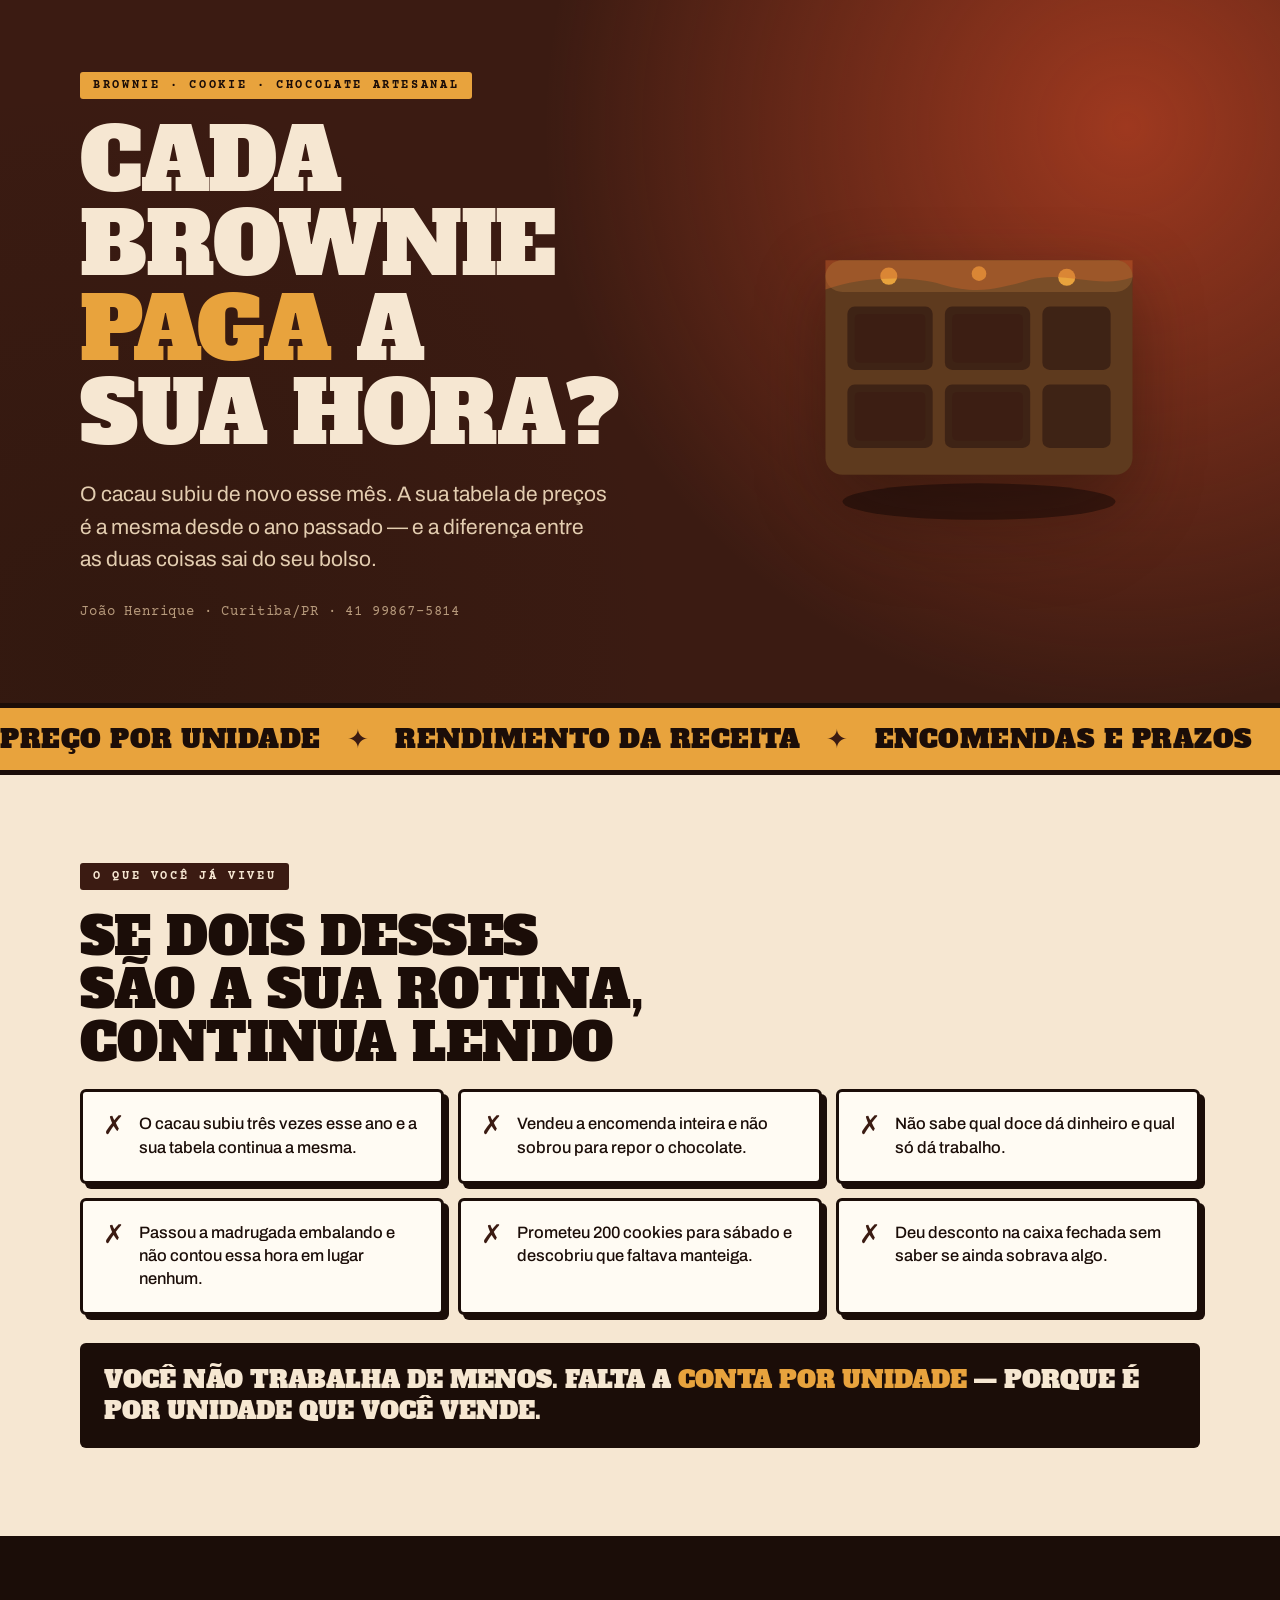
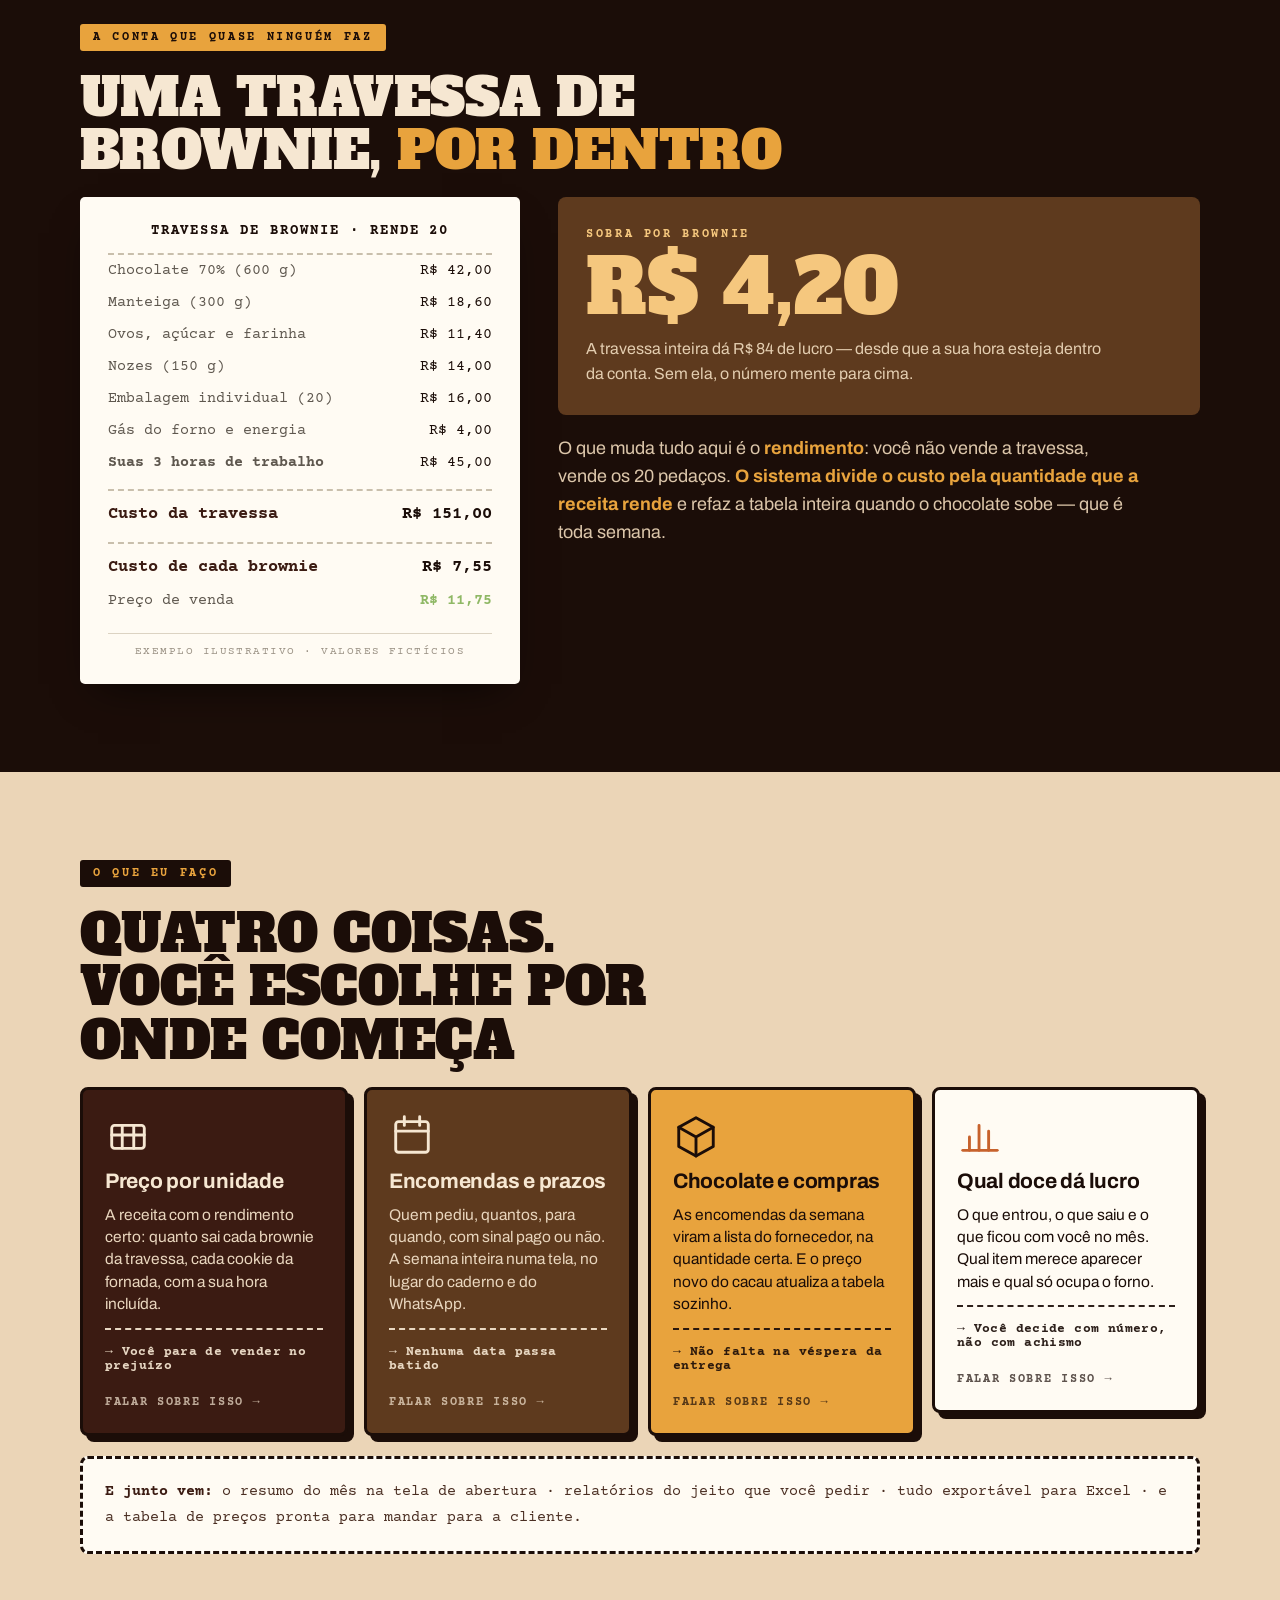
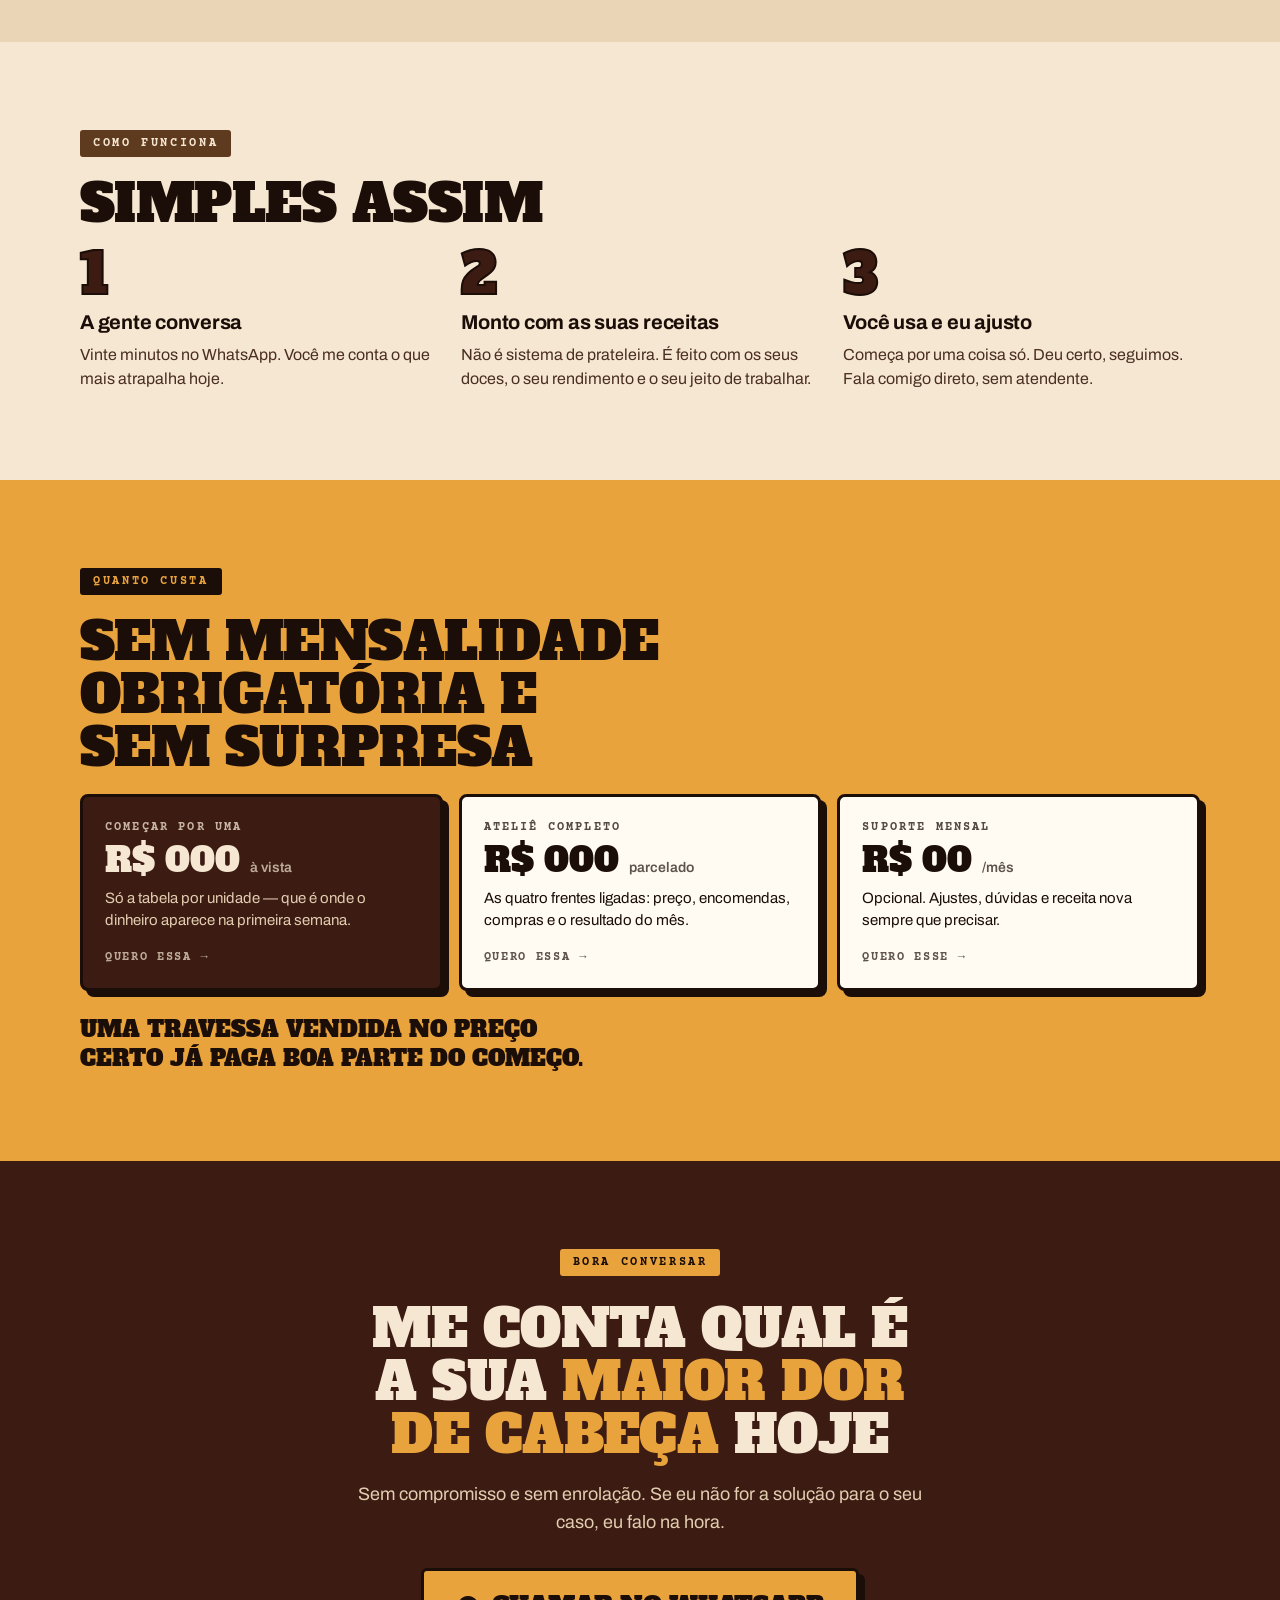
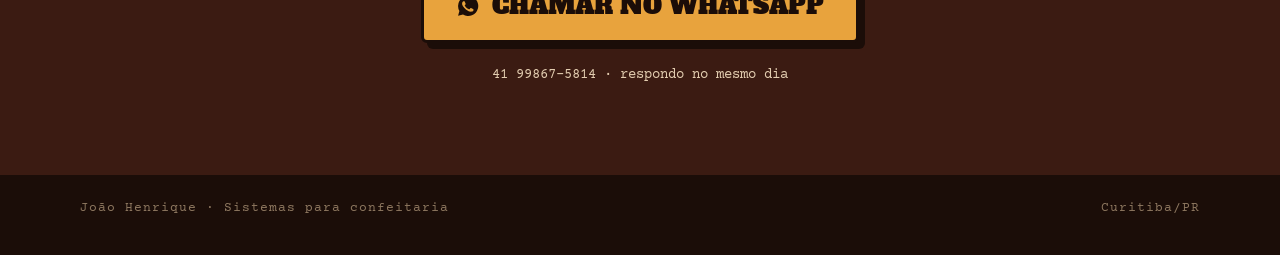
<file: doceria/index.html>
<!doctype html>
<html lang="pt-BR">
<head>
<meta charset="utf-8">
<meta name="viewport" content="width=device-width,initial-scale=1">
<meta name="description" content="Preço por unidade com o rendimento da receita e a sua hora de trabalho, encomendas, estoque de chocolate e lucro por item. Para brownie, cookie e chocolate artesanal.">
<meta name="author" content="João Henrique">
<meta name="theme-color" content="#3B1B12">
<meta property="og:type" content="website">
<meta property="og:locale" content="pt_BR">
<meta property="og:title" content="Cada brownie paga a sua hora?">
<meta property="og:description" content="Preço por unidade com o rendimento da receita e a sua hora de trabalho, encomendas, estoque de chocolate e lucro por item. Para brownie, cookie e chocolate artesanal.">
<style>*{box-sizing:border-box}body{margin:0}img{max-width:100%}</style>
</head>
<body>
<title>A Conta do Chocolate</title>

<style>
@font-face{font-family:'Alfa Slab One';font-weight:400;font-style:normal;font-display:swap;src:url([data-uri]) format('woff2')}
@font-face{font-family:'Archivo';font-weight:400;font-style:normal;font-display:swap;src:url([data-uri]) format('woff2')}
@font-face{font-family:'Archivo';font-weight:500;font-style:normal;font-display:swap;src:url([data-uri]) format('woff2')}
@font-face{font-family:'Archivo';font-weight:600;font-style:normal;font-display:swap;src:url([data-uri]) format('woff2')}
@font-face{font-family:'Archivo';font-weight:700;font-style:normal;font-display:swap;src:url([data-uri]) format('woff2')}
@font-face{font-family:'Courier Prime';font-weight:400;font-style:normal;font-display:swap;src:url([data-uri]) format('woff2')}
@font-face{font-family:'Courier Prime';font-weight:700;font-style:normal;font-display:swap;src:url([data-uri]) format('woff2')}


:root{
  --tomate:#3B1B12;
  --tomate-vivo:#C7622C;
  --mostarda:#E8A33D;
  --mostarda-clara:#F5C77E;
  --manjericao:#5E3A1E;
  --manjericao-claro:#8FB865;
  --creme:#F6E7D2;
  --creme-2:#EBD5B7;
  --carvao:#1B0D08;
  --carvao-2:#4A2E22;
  --papel:#FFFBF3;
  --slab:"Alfa Slab One",Georgia,serif;
  --sans:"Archivo",-apple-system,BlinkMacSystemFont,"Segoe UI",sans-serif;
  --cupom:"Courier Prime",ui-monospace,"Courier New",monospace;
  --pad:clamp(22px,5vw,72px);
  --maxw:1120px;
}

*{box-sizing:border-box}

body{
  margin:0;
  background:var(--creme);
  color:var(--carvao);
  font-family:var(--sans);
  -webkit-font-smoothing:antialiased;
  overflow-x:hidden;
}

.faixa-sec{
  padding-left:var(--pad);
  padding-right:var(--pad);
  padding-top:clamp(48px,7vw,88px);
  padding-bottom:clamp(48px,7vw,88px);
}
.dentro{max-width:var(--maxw);margin:0 auto}

/* ---------- tipos ---------- */

.et{
  display:inline-block;
  font-family:var(--cupom);
  font-weight:700;
  font-size:12px;
  letter-spacing:.22em;
  text-transform:uppercase;
  padding:7px 13px;
  border-radius:3px;
  margin-bottom:20px;
}

h1{
  font-family:var(--slab);
  font-weight:400;
  font-size:clamp(38px,8.2vw,86px);
  line-height:.98;
  letter-spacing:-.015em;
  margin:0;
  text-transform:uppercase;
  text-wrap:balance;
}
h2{
  font-family:var(--slab);
  font-weight:400;
  font-size:clamp(28px,5.2vw,52px);
  line-height:1.02;
  letter-spacing:-.01em;
  margin:0 0 20px;
  text-transform:uppercase;
  max-width:20ch;
  text-wrap:balance;
}
h3{font-size:20px;font-weight:700;letter-spacing:-.012em;margin:0}
p{margin:0;font-size:clamp(16px,1.7vw,18px);line-height:1.55;max-width:58ch}
p.g{font-size:clamp(17.5px,2.1vw,21px)}

/* ---------- hero ---------- */

.hero{
  background:var(--tomate);
  color:var(--creme);
  position:relative;
  overflow:hidden;
  padding-top:clamp(40px,6vw,72px);
  padding-bottom:clamp(48px,7vw,80px);
}
.hero::before{
  content:"";
  position:absolute;
  inset:0;
  background:
    radial-gradient(circle at 88% 18%, rgba(240,81,42,.55) 0%, transparent 46%),
    radial-gradient(circle at 8% 92%, rgba(26,17,8,.28) 0%, transparent 42%);
  pointer-events:none;
}
.hero .dentro{position:relative;display:grid;grid-template-columns:1fr;gap:34px;align-items:center}
@media(min-width:900px){.hero .dentro{grid-template-columns:1.18fr .82fr;gap:40px}}
.hero .et{background:var(--mostarda);color:var(--carvao)}
.hero h1{color:var(--creme)}
.hero h1 em{font-style:normal;color:var(--mostarda)}
.hero p.g{margin-top:22px;color:#E3CDB0;max-width:44ch}
.hero .quem{
  margin-top:26px;
  font-family:var(--cupom);
  font-size:14px;
  letter-spacing:.06em;
  color:#B79A7C;
}
.pizza{width:100%;max-width:min(390px,62vw);justify-self:center;display:block;filter:drop-shadow(0 22px 34px rgba(26,17,8,.42))}

/* ---------- marquee ---------- */

.tarja{
  background:var(--mostarda);
  color:var(--carvao);
  border-top:5px solid var(--carvao);
  border-bottom:5px solid var(--carvao);
  padding-top:13px;
  padding-bottom:13px;
  overflow:hidden;
}
.trilho{
  display:flex;
  width:max-content;
  animation:desliza 32s linear infinite;
  will-change:transform;
}
.tarja:hover .trilho{animation-play-state:paused}
@keyframes desliza{from{transform:translateX(0)}to{transform:translateX(-50%)}}
.lote{
  display:flex;
  flex:none;
  align-items:center;
  gap:26px;
  padding-right:26px;
  white-space:nowrap;
  font-family:var(--slab);
  font-size:clamp(16px,2.4vw,26px);
  text-transform:uppercase;
  letter-spacing:.02em;
}
.lote .pt{color:var(--tomate)}

/* ---------- dores ---------- */

.dores-sec{background:var(--creme)}
.dores-sec .et{background:var(--tomate);color:var(--creme)}
.dores{
  display:grid;
  grid-template-columns:repeat(auto-fit,minmax(300px,1fr));
  gap:14px;
  margin-top:8px;
}
.dor{
  background:var(--papel);
  border:3px solid var(--carvao);
  border-radius:6px;
  box-shadow:5px 5px 0 var(--carvao);
  padding:20px 20px 22px;
  display:flex;
  gap:14px;
  align-items:flex-start;
}
.dor .x{
  font-family:var(--slab);
  font-size:26px;
  line-height:1;
  color:var(--tomate);
  flex:none;
}
.dor p{font-size:16.5px;font-weight:500;line-height:1.4;color:var(--carvao)}
.dores-fecho{
  margin-top:28px;
  background:var(--carvao);
  color:var(--creme);
  border-radius:6px;
  padding:22px 24px;
  font-family:var(--slab);
  font-size:clamp(18px,2.4vw,24px);
  line-height:1.28;
  text-transform:uppercase;
  max-width:none;
}
.dores-fecho b{color:var(--mostarda);font-weight:400}

/* ---------- a conta ---------- */

.conta-sec{background:var(--carvao);color:var(--creme)}
.conta-sec .et{background:var(--mostarda);color:var(--carvao)}
.conta-sec h2{color:var(--creme)}
.conta-sec h2 em{font-style:normal;color:var(--mostarda)}
.conta-grid{
  display:grid;
  grid-template-columns:1fr;
  gap:26px;
  align-items:start;
  margin-top:10px;
}
@media(min-width:880px){.conta-grid{grid-template-columns:minmax(0,440px) 1fr;gap:38px}}

.recibo{
  background:var(--papel);
  color:var(--carvao);
  border-radius:5px;
  padding:26px clamp(18px,3vw,28px);
  font-family:var(--cupom);
  box-shadow:0 18px 40px -18px rgba(0,0,0,.7);
}
.recibo .cab{
  text-align:center;
  font-weight:700;
  font-size:14px;
  letter-spacing:.14em;
  text-transform:uppercase;
  padding-bottom:14px;
  border-bottom:2px dashed #C9BFAC;
}
.r{display:flex;justify-content:space-between;gap:16px;padding-top:8px;padding-bottom:8px;font-size:14.5px;color:#5E574E}
.r span:last-child{font-variant-numeric:tabular-nums;white-space:nowrap;color:var(--carvao)}
.r.total{border-top:2px dashed #C9BFAC;margin-top:10px;padding-top:14px;font-weight:700;font-size:17px;color:var(--tomate)}
.r.venda span:last-child{color:var(--manjericao-claro);font-weight:700}
.ressalva{
  margin-top:16px;padding-top:12px;border-top:1px solid #DCD3C2;
  font-size:10.5px;letter-spacing:.14em;text-transform:uppercase;color:#9A9184;text-align:center;
}

.sobra{
  background:var(--manjericao);
  border-radius:8px;
  padding:26px 28px 28px;
  margin-bottom:20px;
}
.sobra .k{
  font-family:var(--cupom);
  font-weight:700;
  font-size:12px;
  letter-spacing:.22em;
  text-transform:uppercase;
  color:var(--mostarda-clara);
}
.sobra .v{
  font-family:var(--slab);
  font-size:clamp(44px,9vw,76px);
  line-height:1;
  color:var(--mostarda-clara);
  margin-top:8px;
  font-variant-numeric:tabular-nums;
}
.sobra p{color:#E3CDB0;margin-top:12px;font-size:16px}
.conta-sec .explica{color:#DCC6AA}
.conta-sec .explica b{color:var(--mostarda)}

/* ---------- o que faço ---------- */

.faco-sec{background:var(--creme-2)}
.faco-sec .et{background:var(--carvao);color:var(--mostarda)}
.itens{
  display:grid;
  grid-template-columns:repeat(auto-fit,minmax(260px,1fr));
  gap:16px;
  align-items:start;
}
.item{
  text-decoration:none;
  border:3px solid var(--carvao);
  border-radius:8px;
  box-shadow:6px 6px 0 var(--carvao);
  padding:22px 22px 24px;
  display:flex;
  flex-direction:column;
  gap:12px;
  background:var(--papel);
}
.item .ico{width:46px;height:46px;display:block}
.item.a{background:var(--tomate);color:var(--creme)}
.item.b{background:var(--manjericao);color:var(--creme)}
.item.c{background:var(--mostarda);color:var(--carvao)}
.item.d{background:var(--papel);color:var(--carvao)}
.item h3{font-size:21px}
.item p{font-size:15.5px;line-height:1.45}
.item.a p,.item.b p{color:#E9D6BE}
.item .ganho{
  margin-top:auto;
  padding-top:14px;
  border-top:2px dashed currentColor;
  font-family:var(--cupom);
  font-weight:700;
  font-size:13px;
  letter-spacing:.03em;
  opacity:.92;
}

/* press effect: só no que é clicavel de verdade */
.clicavel{
  transition:transform .12s ease,box-shadow .12s ease;
  cursor:pointer;
}
.clicavel:hover{transform:translate(3px,3px);box-shadow:3px 3px 0 var(--carvao)}
.clicavel:active{transform:translate(6px,6px);box-shadow:0 0 0 var(--carvao)}
.clicavel .chama{
  display:block;
  margin-top:10px;
  font-family:var(--cupom);
  font-weight:700;
  font-size:12px;
  letter-spacing:.14em;
  text-transform:uppercase;
  opacity:.7;
}

/* dor nao e oferta: levanta, nao afunda */
.dor{transition:transform .12s ease,box-shadow .12s ease}
.dor:hover{transform:translate(-2px,-2px);box-shadow:7px 7px 0 var(--carvao)}
.extras{
  margin-top:20px;
  border:3px dashed var(--carvao);
  border-radius:8px;
  padding:20px 22px;
  font-family:var(--cupom);
  font-size:14.5px;
  line-height:1.8;
  color:var(--carvao-2);
  background:var(--papel);
}
.extras b{color:var(--tomate)}

/* ---------- passos ---------- */

.passos-sec{background:var(--creme)}
.passos-sec .et{background:var(--manjericao);color:var(--creme)}
.passos{display:grid;grid-template-columns:repeat(auto-fit,minmax(230px,1fr));gap:24px;align-items:start}
.passo{display:flex;flex-direction:column;gap:10px}
.passo .n{
  font-family:var(--slab);
  font-size:56px;
  line-height:.9;
  color:var(--tomate);
  -webkit-text-stroke:2px var(--carvao);
}
.passo p{font-size:16px;color:var(--carvao-2)}

/* ---------- preço ---------- */

.preco-sec{background:var(--mostarda)}
.preco-sec .et{background:var(--carvao);color:var(--mostarda)}
.preco-sec h2{color:var(--carvao)}
.precos{display:grid;grid-template-columns:repeat(auto-fit,minmax(240px,1fr));gap:16px;align-items:start}
.preco{
  text-decoration:none;
  color:inherit;
  background:var(--papel);
  border:3px solid var(--carvao);
  border-radius:8px;
  box-shadow:6px 6px 0 var(--carvao);
  padding:24px 22px;
  display:flex;
  flex-direction:column;
  gap:9px;
}
.preco.destaque{background:var(--tomate);color:var(--creme)}
.preco .nm{
  font-family:var(--cupom);
  font-weight:700;
  font-size:12px;
  letter-spacing:.18em;
  text-transform:uppercase;
  opacity:.75;
}
.preco .vl{font-family:var(--slab);font-size:34px;line-height:1.05;font-variant-numeric:tabular-nums}
.preco .vl small{font-family:var(--sans);font-size:14px;font-weight:600;opacity:.7}
.preco p{font-size:15px;line-height:1.45}
.preco.destaque p{color:#E3CDB0}
.nota-preco{
  margin-top:24px;
  font-family:var(--slab);
  font-size:clamp(17px,2.2vw,22px);
  line-height:1.3;
  text-transform:uppercase;
  color:var(--carvao);
  max-width:34ch;
}

/* ---------- cta ---------- */

.cta{background:var(--tomate);color:var(--creme);text-align:center}
.cta .dentro{display:flex;flex-direction:column;align-items:center;gap:6px}
.cta .et{background:var(--mostarda);color:var(--carvao)}
.cta h2{color:var(--creme);max-width:18ch;margin-bottom:14px}
.cta h2 em{font-style:normal;color:var(--mostarda)}
.cta p{color:#E3CDB0;text-align:center}
.botao{
  display:inline-flex;
  align-items:center;
  gap:12px;
  margin-top:26px;
  background:var(--mostarda);
  color:var(--carvao);
  font-family:var(--slab);
  font-size:clamp(18px,2.4vw,24px);
  text-transform:uppercase;
  text-decoration:none;
  padding:18px 32px;
  border-radius:6px;
  border:3px solid var(--carvao);
  box-shadow:6px 6px 0 var(--carvao);
  transition:transform .12s ease,box-shadow .12s ease;
}
.botao:hover{transform:translate(3px,3px);box-shadow:3px 3px 0 var(--carvao)}
.botao:active{transform:translate(6px,6px);box-shadow:0 0 0 var(--carvao)}
.botao svg{width:24px;height:24px;flex:none;fill:currentColor}
.zap{margin-top:16px;font-family:var(--cupom);font-size:14px;color:#B79A7C}
a:focus-visible{outline:4px solid var(--mostarda);outline-offset:4px}

.rodape{
  background:var(--carvao);
  color:#8E7860;
  padding:26px var(--pad) 40px;
  font-family:var(--cupom);
  font-size:12.5px;
  letter-spacing:.08em;
}
.rodape .dentro{display:flex;flex-wrap:wrap;gap:8px 24px;justify-content:space-between}

@media (prefers-reduced-motion:reduce){
  *{transition:none!important;animation:none!important}
  .botao:hover,.clicavel:hover,.dor:hover{transform:none;box-shadow:6px 6px 0 var(--carvao)}
  .trilho{animation:none;transform:none}
}
</style>

<header class="hero faixa-sec">
  <div class="dentro">
    <div>
      <span class="et">Brownie · cookie · chocolate artesanal</span>
      <h1>Cada brownie <em>paga</em> a sua hora?</h1>
      <p class="g">O cacau subiu de novo esse mês. A sua tabela de preços é a mesma desde o ano passado — e a diferença entre as duas coisas sai do seu bolso.</p>
      <p class="quem">João Henrique · Curitiba/PR · 41 99867-5814</p>
    </div>

    <svg class="pizza" viewBox="0 0 320 320" role="img" aria-label="Ilustração de uma barra de chocolate em pedaços">
      <ellipse cx="160" cy="286" rx="112" ry="15" fill="#0D0605" opacity=".45"/>
      <rect x="34" y="88" width="252" height="176" rx="14" fill="#5E3A1E"/>
      <rect x="34" y="88" width="252" height="26" rx="14" fill="#7A4E28"/>
      <g fill="#2C1610" opacity=".62">
        <rect x="52" y="126" width="70" height="52" rx="6"/><rect x="132" y="126" width="70" height="52" rx="6"/><rect x="212" y="126" width="56" height="52" rx="6"/>
        <rect x="52" y="190" width="70" height="52" rx="6"/><rect x="132" y="190" width="70" height="52" rx="6"/><rect x="212" y="190" width="56" height="52" rx="6"/>
      </g>
      <g fill="#3B1B12" opacity=".55">
        <rect x="58" y="132" width="58" height="40" rx="4"/><rect x="138" y="132" width="58" height="40" rx="4"/>
        <rect x="58" y="196" width="58" height="40" rx="4"/><rect x="138" y="196" width="58" height="40" rx="4"/>
      </g>
      <g fill="#E8A33D">
        <circle cx="86" cy="101" r="7"/><circle cx="160" cy="99" r="6"/><circle cx="232" cy="102" r="7"/>
      </g>
      <path d="M34 88h252v14c-28 10-56-6-84 2s-44 12-72 4-68-6-96 4z" fill="#C7622C" opacity=".45"/>
    </svg>
  </div>
</header>

<div class="tarja" aria-label="Preço por unidade, rendimento da receita, encomendas, estoque de chocolate">
  <div class="trilho">
    <div class="lote">
    <span>Preço por unidade</span><span class="pt">✦</span>
    <span>Rendimento da receita</span><span class="pt">✦</span>
    <span>Encomendas e prazos</span><span class="pt">✦</span>
    <span>Estoque de chocolate</span><span class="pt">✦</span>
    <span>Quanto sobrou no mês</span><span class="pt">✦</span>
    <span>Sua hora vale</span><span class="pt">✦</span>
    </div>
    <div class="lote" aria-hidden="true">
    <span>Preço por unidade</span><span class="pt">✦</span>
    <span>Rendimento da receita</span><span class="pt">✦</span>
    <span>Encomendas e prazos</span><span class="pt">✦</span>
    <span>Estoque de chocolate</span><span class="pt">✦</span>
    <span>Quanto sobrou no mês</span><span class="pt">✦</span>
    <span>Sua hora vale</span><span class="pt">✦</span>
    </div>
  </div>
</div>

<section class="faixa-sec dores-sec">
  <div class="dentro">
    <span class="et">O que você já viveu</span>
    <h2>Se dois desses são a sua rotina, continua lendo</h2>

    <div class="dores">
      <div class="dor"><span class="x">✗</span><p>O cacau subiu três vezes esse ano e a sua tabela continua a mesma.</p></div>
      <div class="dor"><span class="x">✗</span><p>Vendeu a encomenda inteira e não sobrou para repor o chocolate.</p></div>
      <div class="dor"><span class="x">✗</span><p>Não sabe qual doce dá dinheiro e qual só dá trabalho.</p></div>
      <div class="dor"><span class="x">✗</span><p>Passou a madrugada embalando e não contou essa hora em lugar nenhum.</p></div>
      <div class="dor"><span class="x">✗</span><p>Prometeu 200 cookies para sábado e descobriu que faltava manteiga.</p></div>
      <div class="dor"><span class="x">✗</span><p>Deu desconto na caixa fechada sem saber se ainda sobrava algo.</p></div>
    </div>

    <p class="dores-fecho">Você não trabalha de menos. Falta a <b>conta por unidade</b> — porque é por unidade que você vende.</p>
  </div>
</section>

<section class="faixa-sec conta-sec">
  <div class="dentro">
    <span class="et">A conta que quase ninguém faz</span>
    <h2>Uma travessa de brownie, <em>por dentro</em></h2>

    <div class="conta-grid">
      <div class="recibo">
        <div class="cab">Travessa de brownie · rende 20</div>
        <div class="r"><span>Chocolate 70% (600 g)</span><span>R$ 42,00</span></div>
        <div class="r"><span>Manteiga (300 g)</span><span>R$ 18,60</span></div>
        <div class="r"><span>Ovos, açúcar e farinha</span><span>R$ 11,40</span></div>
        <div class="r"><span>Nozes (150 g)</span><span>R$ 14,00</span></div>
        <div class="r"><span>Embalagem individual (20)</span><span>R$ 16,00</span></div>
        <div class="r"><span>Gás do forno e energia</span><span>R$ 4,00</span></div>
        <div class="r"><span><b>Suas 3 horas de trabalho</b></span><span>R$ 45,00</span></div>
        <div class="r total"><span>Custo da travessa</span><span>R$ 151,00</span></div>
        <div class="r total"><span>Custo de cada brownie</span><span>R$ 7,55</span></div>
        <div class="r venda"><span>Preço de venda</span><span>R$ 11,75</span></div>
        <div class="ressalva">Exemplo ilustrativo · valores fictícios</div>
      </div>

      <div>
        <div class="sobra">
          <span class="k">Sobra por brownie</span>
          <div class="v">R$ 4,20</div>
          <p>A travessa inteira dá R$ 84 de lucro — desde que a sua hora esteja dentro da conta. Sem ela, o número mente para cima.</p>
        </div>
        <p class="explica">O que muda tudo aqui é o <b>rendimento</b>: você não vende a travessa, vende os 20 pedaços. <b>O sistema divide o custo pela quantidade que a receita rende</b> e refaz a tabela inteira quando o chocolate sobe — que é toda semana.</p>
      </div>
    </div>
  </div>
</section>

<section class="faixa-sec faco-sec">
  <div class="dentro">
    <span class="et">O que eu faço</span>
    <h2>Quatro coisas. Você escolhe por onde começa</h2>

    <div class="itens">
      <a class="item a clicavel" href="https://wa.me/5541998675814?text=Oi%20Jo%C3%A3o%2C%20queria%20acertar%20o%20pre%C3%A7o%20por%20unidade%20dos%20meus%20doces" target="_blank" rel="noopener">
        <svg class="ico" viewBox="0 0 48 48" fill="none" stroke="currentColor" stroke-width="3" stroke-linecap="round" stroke-linejoin="round" aria-hidden="true">
          <rect x="7" y="14" width="34" height="24" rx="3"/><path d="M7 24h34M18 14v24M30 14v24"/>
        </svg>
        <h3>Preço por unidade</h3>
        <p>A receita com o rendimento certo: quanto sai cada brownie da travessa, cada cookie da fornada, com a sua hora incluída.</p>
        <span class="ganho">→ Você para de vender no prejuízo</span>
        <span class="chama">Falar sobre isso →</span>
      </a>

      <a class="item b clicavel" href="https://wa.me/5541998675814?text=Oi%20Jo%C3%A3o%2C%20queria%20organizar%20minhas%20encomendas%20e%20prazos" target="_blank" rel="noopener">
        <svg class="ico" viewBox="0 0 48 48" fill="none" stroke="currentColor" stroke-width="3" stroke-linecap="round" stroke-linejoin="round" aria-hidden="true">
          <rect x="7" y="10" width="34" height="32" rx="3"/><path d="M7 20h34M16 5v9M32 5v9"/>
        </svg>
        <h3>Encomendas e prazos</h3>
        <p>Quem pediu, quantos, para quando, com sinal pago ou não. A semana inteira numa tela, no lugar do caderno e do WhatsApp.</p>
        <span class="ganho">→ Nenhuma data passa batido</span>
        <span class="chama">Falar sobre isso →</span>
      </a>

      <a class="item c clicavel" href="https://wa.me/5541998675814?text=Oi%20Jo%C3%A3o%2C%20queria%20controlar%20meu%20estoque%20de%20chocolate%20e%20a%20lista%20de%20compras" target="_blank" rel="noopener">
        <svg class="ico" viewBox="0 0 48 48" fill="none" stroke="currentColor" stroke-width="3" stroke-linecap="round" stroke-linejoin="round" aria-hidden="true">
          <path d="M6 16 24 6l18 10v20L24 46 6 36z"/><path d="M6 16l18 10 18-10M24 26v20"/>
        </svg>
        <h3>Chocolate e compras</h3>
        <p>As encomendas da semana viram a lista do fornecedor, na quantidade certa. E o preço novo do cacau atualiza a tabela sozinho.</p>
        <span class="ganho">→ Não falta na véspera da entrega</span>
        <span class="chama">Falar sobre isso →</span>
      </a>

      <a class="item d clicavel" href="https://wa.me/5541998675814?text=Oi%20Jo%C3%A3o%2C%20queria%20saber%20qual%20doce%20meu%20d%C3%A1%20mais%20lucro" target="_blank" rel="noopener">
        <svg class="ico" viewBox="0 0 48 48" fill="none" stroke="#C7622C" stroke-width="3" stroke-linecap="round" stroke-linejoin="round" aria-hidden="true">
          <path d="M6 40h36"/><path d="M13 40V26M23 40V14M33 40V20"/>
        </svg>
        <h3>Qual doce dá lucro</h3>
        <p>O que entrou, o que saiu e o que ficou com você no mês. Qual item merece aparecer mais e qual só ocupa o forno.</p>
        <span class="ganho">→ Você decide com número, não com achismo</span>
        <span class="chama">Falar sobre isso →</span>
      </a>
    </div>

    <div class="extras">
      <b>E junto vem:</b> o resumo do mês na tela de abertura · relatórios do jeito que você pedir · tudo exportável para Excel · e a tabela de preços pronta para mandar para a cliente.
    </div>
  </div>
</section>

<section class="faixa-sec passos-sec">
  <div class="dentro">
    <span class="et">Como funciona</span>
    <h2>Simples assim</h2>
    <div class="passos">
      <div class="passo">
        <span class="n">1</span>
        <h3>A gente conversa</h3>
        <p>Vinte minutos no WhatsApp. Você me conta o que mais atrapalha hoje.</p>
      </div>
      <div class="passo">
        <span class="n">2</span>
        <h3>Monto com as suas receitas</h3>
        <p>Não é sistema de prateleira. É feito com os seus doces, o seu rendimento e o seu jeito de trabalhar.</p>
      </div>
      <div class="passo">
        <span class="n">3</span>
        <h3>Você usa e eu ajusto</h3>
        <p>Começa por uma coisa só. Deu certo, seguimos. Fala comigo direto, sem atendente.</p>
      </div>
    </div>
  </div>
</section>

<section class="faixa-sec preco-sec">
  <div class="dentro">
    <span class="et">Quanto custa</span>
    <h2>Sem mensalidade obrigatória e sem surpresa</h2>

    <div class="precos">
      <a class="preco destaque clicavel" href="https://wa.me/5541998675814?text=Oi%20Jo%C3%A3o%2C%20queria%20come%C3%A7ar%20pela%20tabela%20de%20pre%C3%A7os%20por%20unidade" target="_blank" rel="noopener">
        <span class="nm">Começar por uma</span>
        <span class="vl">R$ 000 <small>à vista</small></span>
        <p>Só a tabela por unidade — que é onde o dinheiro aparece na primeira semana.</p>
        <span class="chama">Quero essa →</span>
      </a>
      <a class="preco clicavel" href="https://wa.me/5541998675814?text=Oi%20Jo%C3%A3o%2C%20queria%20a%20vers%C3%A3o%20completa.%20Como%20funciona%3F" target="_blank" rel="noopener">
        <span class="nm">Ateliê completo</span>
        <span class="vl">R$ 000 <small>parcelado</small></span>
        <p>As quatro frentes ligadas: preço, encomendas, compras e o resultado do mês.</p>
        <span class="chama">Quero essa →</span>
      </a>
      <a class="preco clicavel" href="https://wa.me/5541998675814?text=Oi%20Jo%C3%A3o%2C%20queria%20entender%20o%20suporte%20mensal" target="_blank" rel="noopener">
        <span class="nm">Suporte mensal</span>
        <span class="vl">R$ 00 <small>/mês</small></span>
        <p>Opcional. Ajustes, dúvidas e receita nova sempre que precisar.</p>
        <span class="chama">Quero esse →</span>
      </a>
    </div>

    <p class="nota-preco">Uma travessa vendida no preço certo já paga boa parte do começo.</p>
  </div>
</section>

<section class="faixa-sec cta">
  <div class="dentro">
    <span class="et">Bora conversar</span>
    <h2>Me conta qual é a sua <em>maior dor de cabeça</em> hoje</h2>
    <p>Sem compromisso e sem enrolação. Se eu não for a solução para o seu caso, eu falo na hora.</p>
    <a class="botao" href="https://wa.me/5541998675814?text=Oi%20Jo%C3%A3o%2C%20vi%20sua%20p%C3%A1gina%20e%20queria%20acertar%20o%20pre%C3%A7o%20dos%20meus%20brownies" target="_blank" rel="noopener">
      <svg viewBox="0 0 24 24" aria-hidden="true"><path d="M12 2a10 10 0 0 0-8.6 15l-1.3 4.8 4.9-1.3A10 10 0 1 0 12 2Zm5.6 14.2c-.2.7-1.2 1.3-1.9 1.4-.5.1-1.2.2-3.5-.7-2.9-1.2-4.8-4.2-5-4.4-.1-.2-1.1-1.5-1.1-2.8s.7-2 .9-2.2c.2-.3.5-.3.7-.3h.5c.2 0 .4 0 .6.5l.8 2c.1.2.1.4 0 .5l-.3.5-.4.4c-.1.1-.3.3-.1.6.2.3.8 1.3 1.7 2.1 1.2 1 2.1 1.4 2.4 1.5.3.1.4.1.6-.1l.9-1c.2-.2.4-.2.6-.1l2 .9c.2.1.4.2.4.3.1.2.1.7-.1 1.4Z"/></svg>
      Chamar no WhatsApp
    </a>
    <p class="zap">41 99867-5814 · respondo no mesmo dia</p>
  </div>
</section>

<footer class="rodape">
  <div class="dentro">
    <span>João Henrique · Sistemas para confeitaria</span>
    <span>Curitiba/PR</span>
  </div>
</footer>

</body>
</html>
</file>
